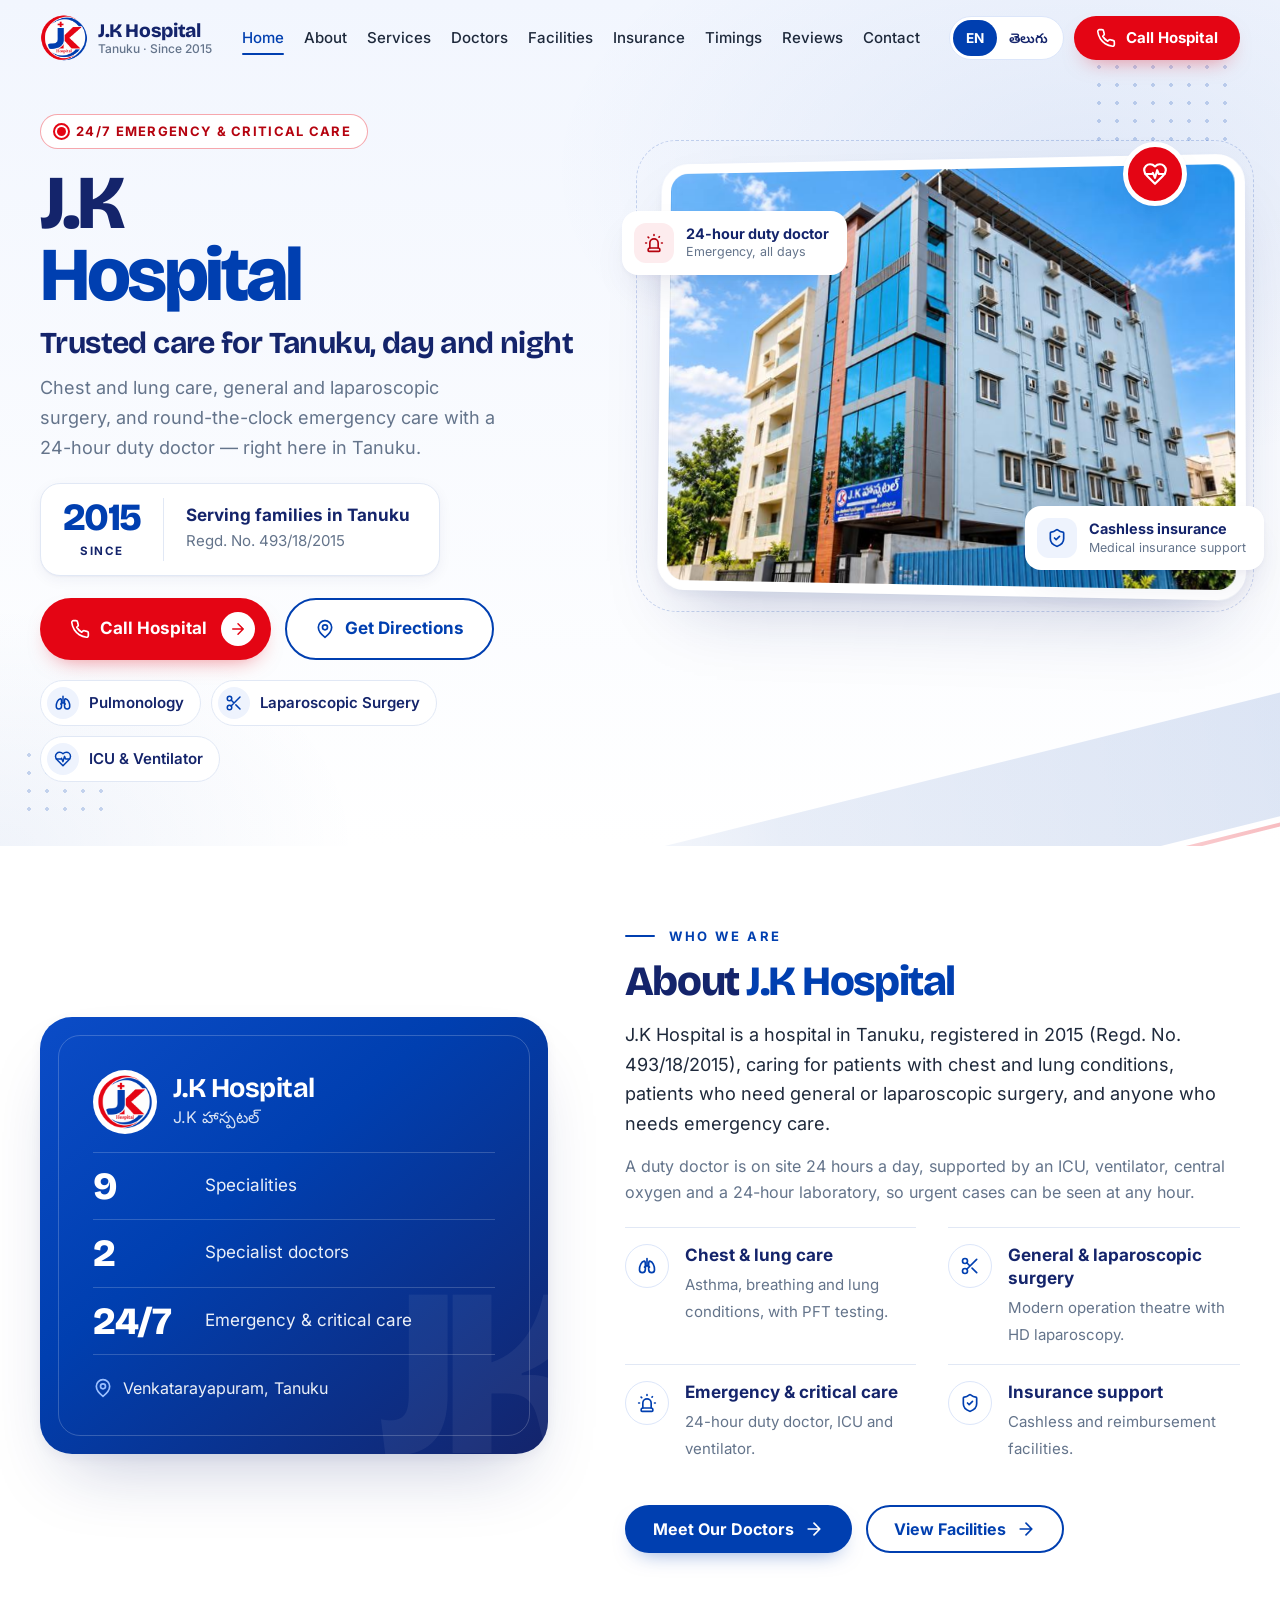
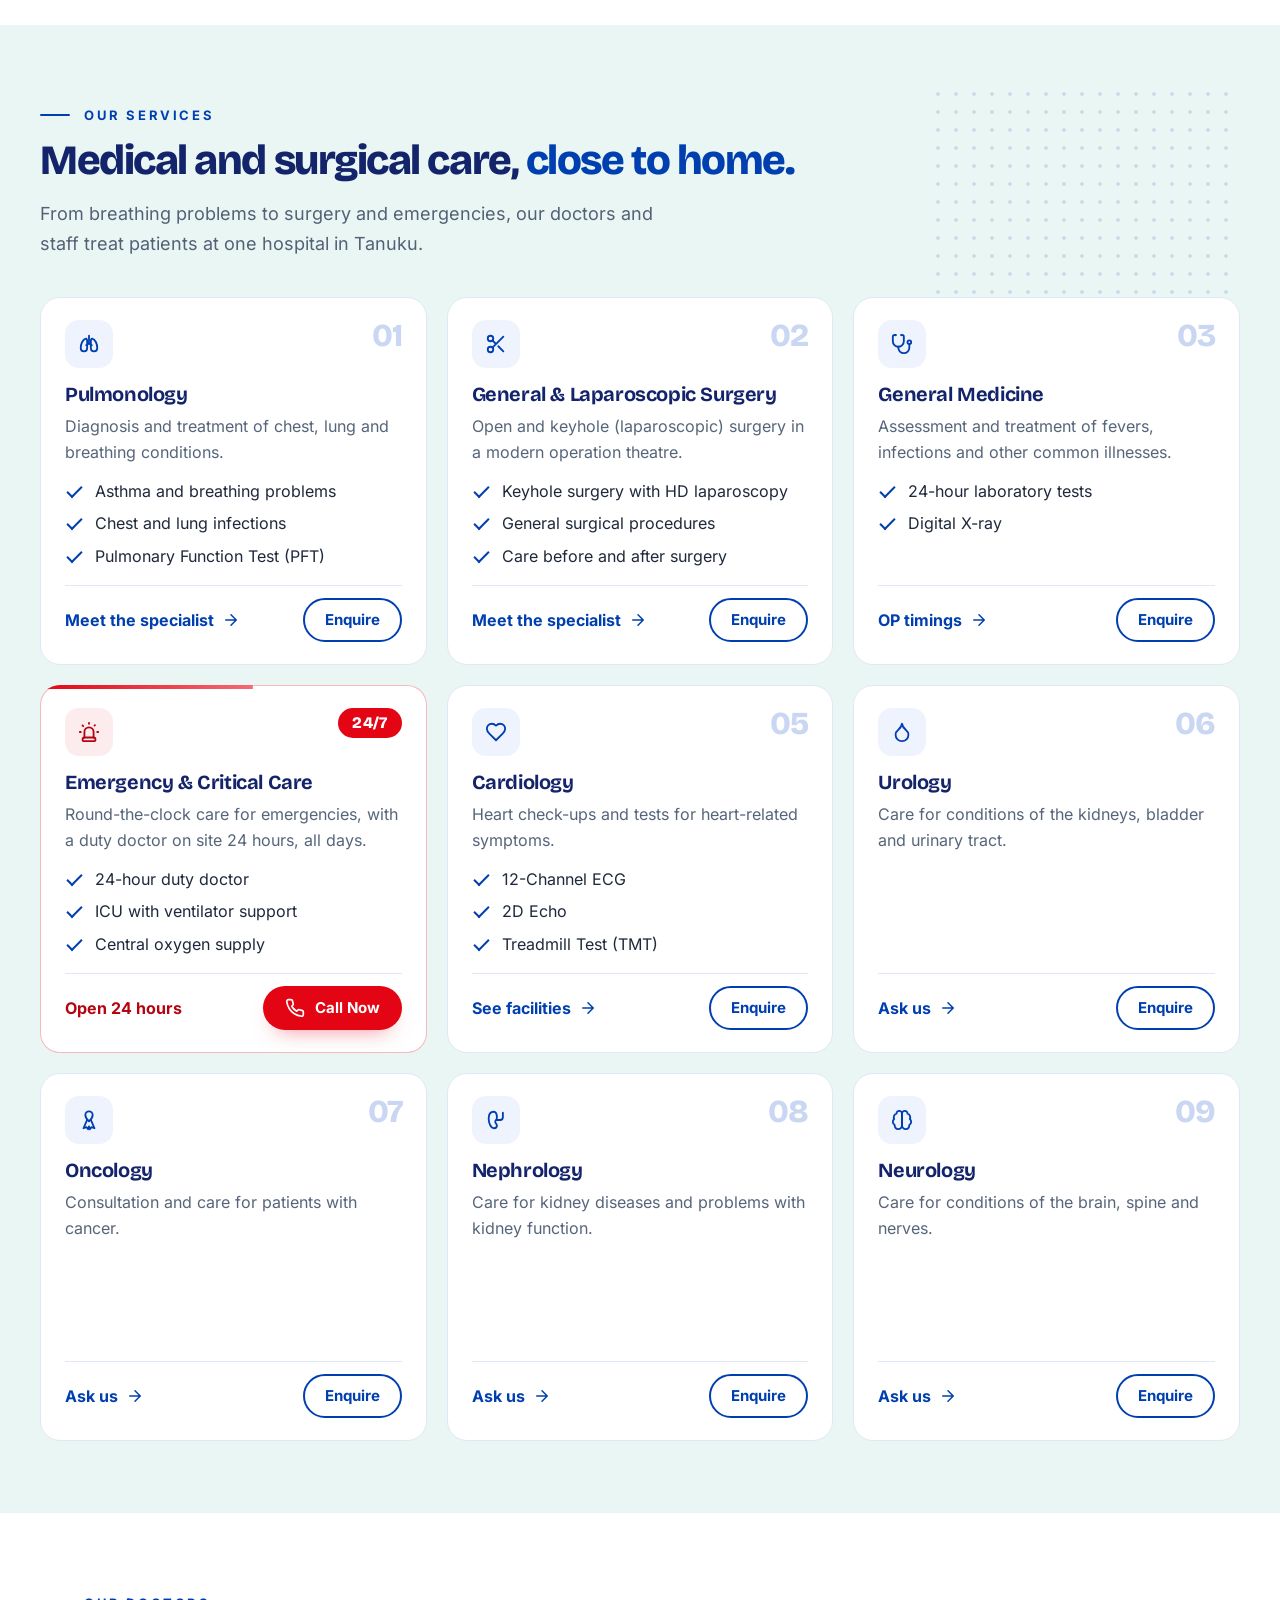
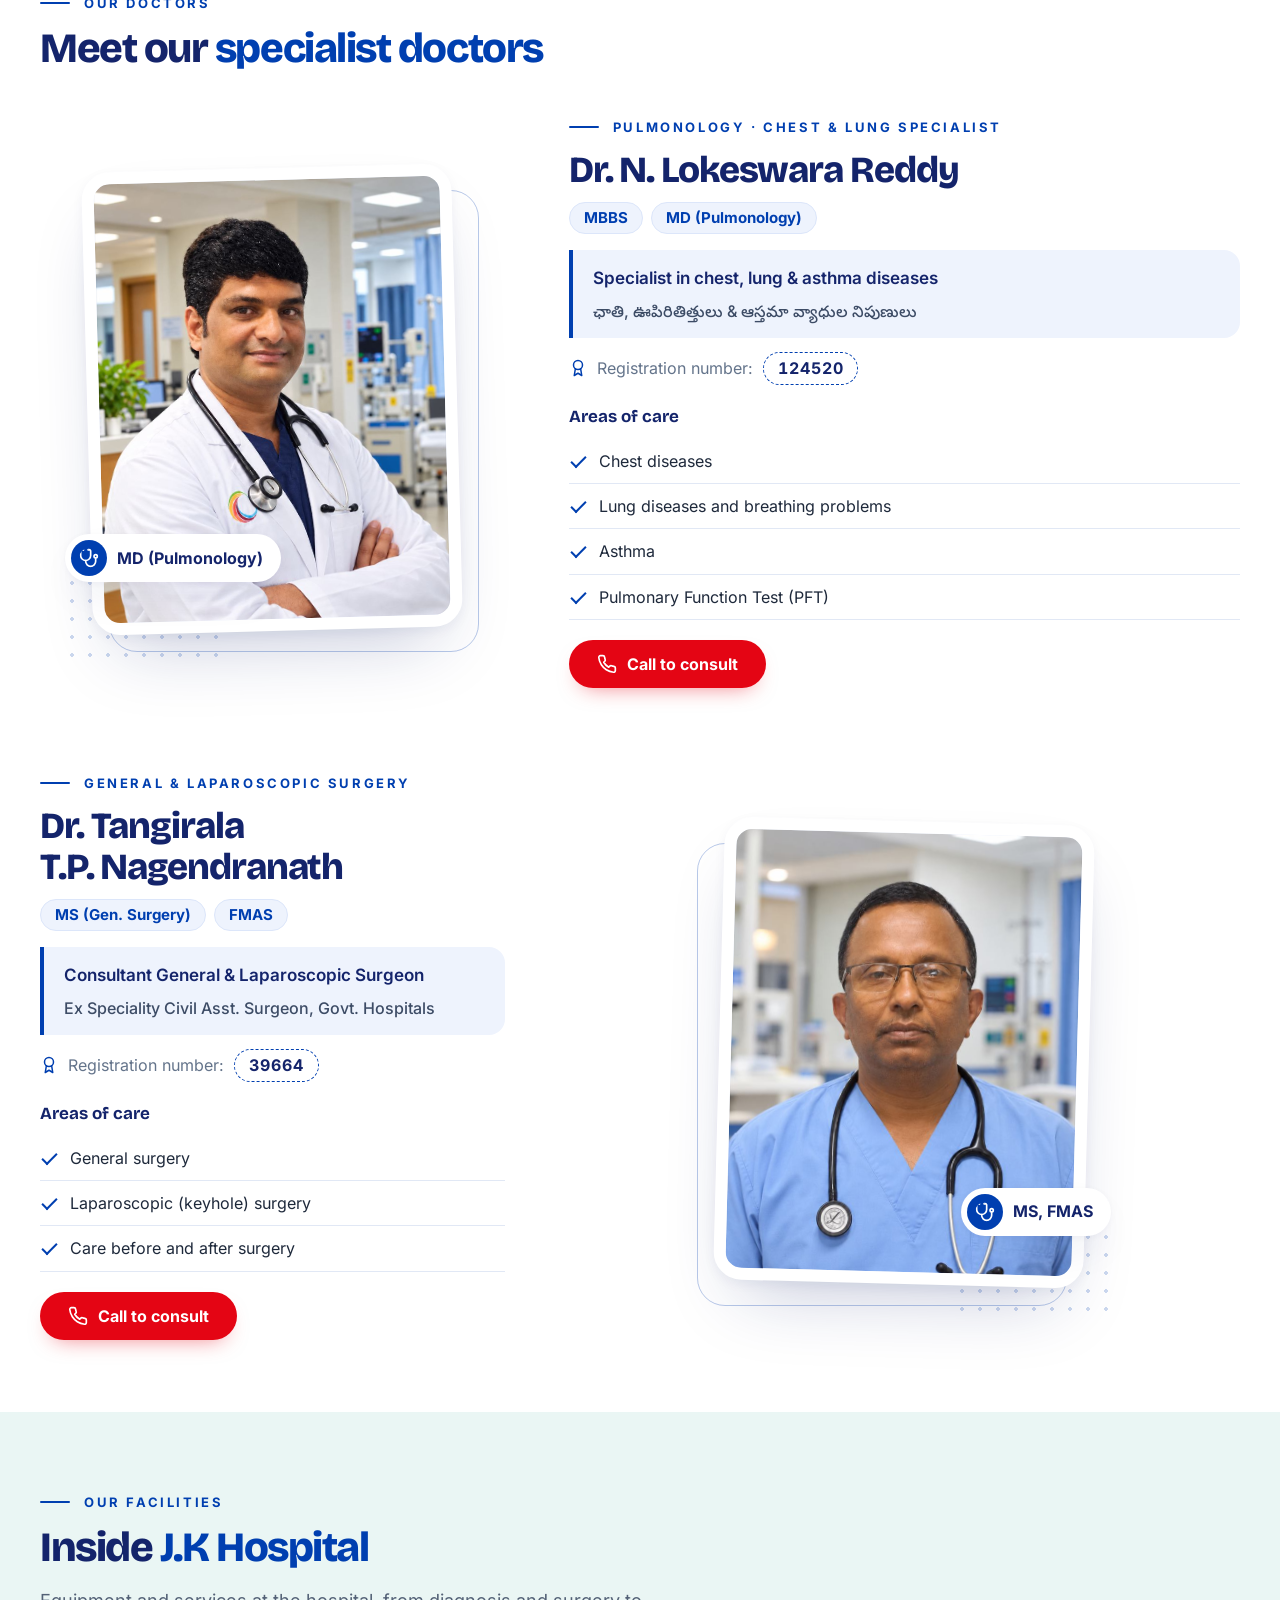
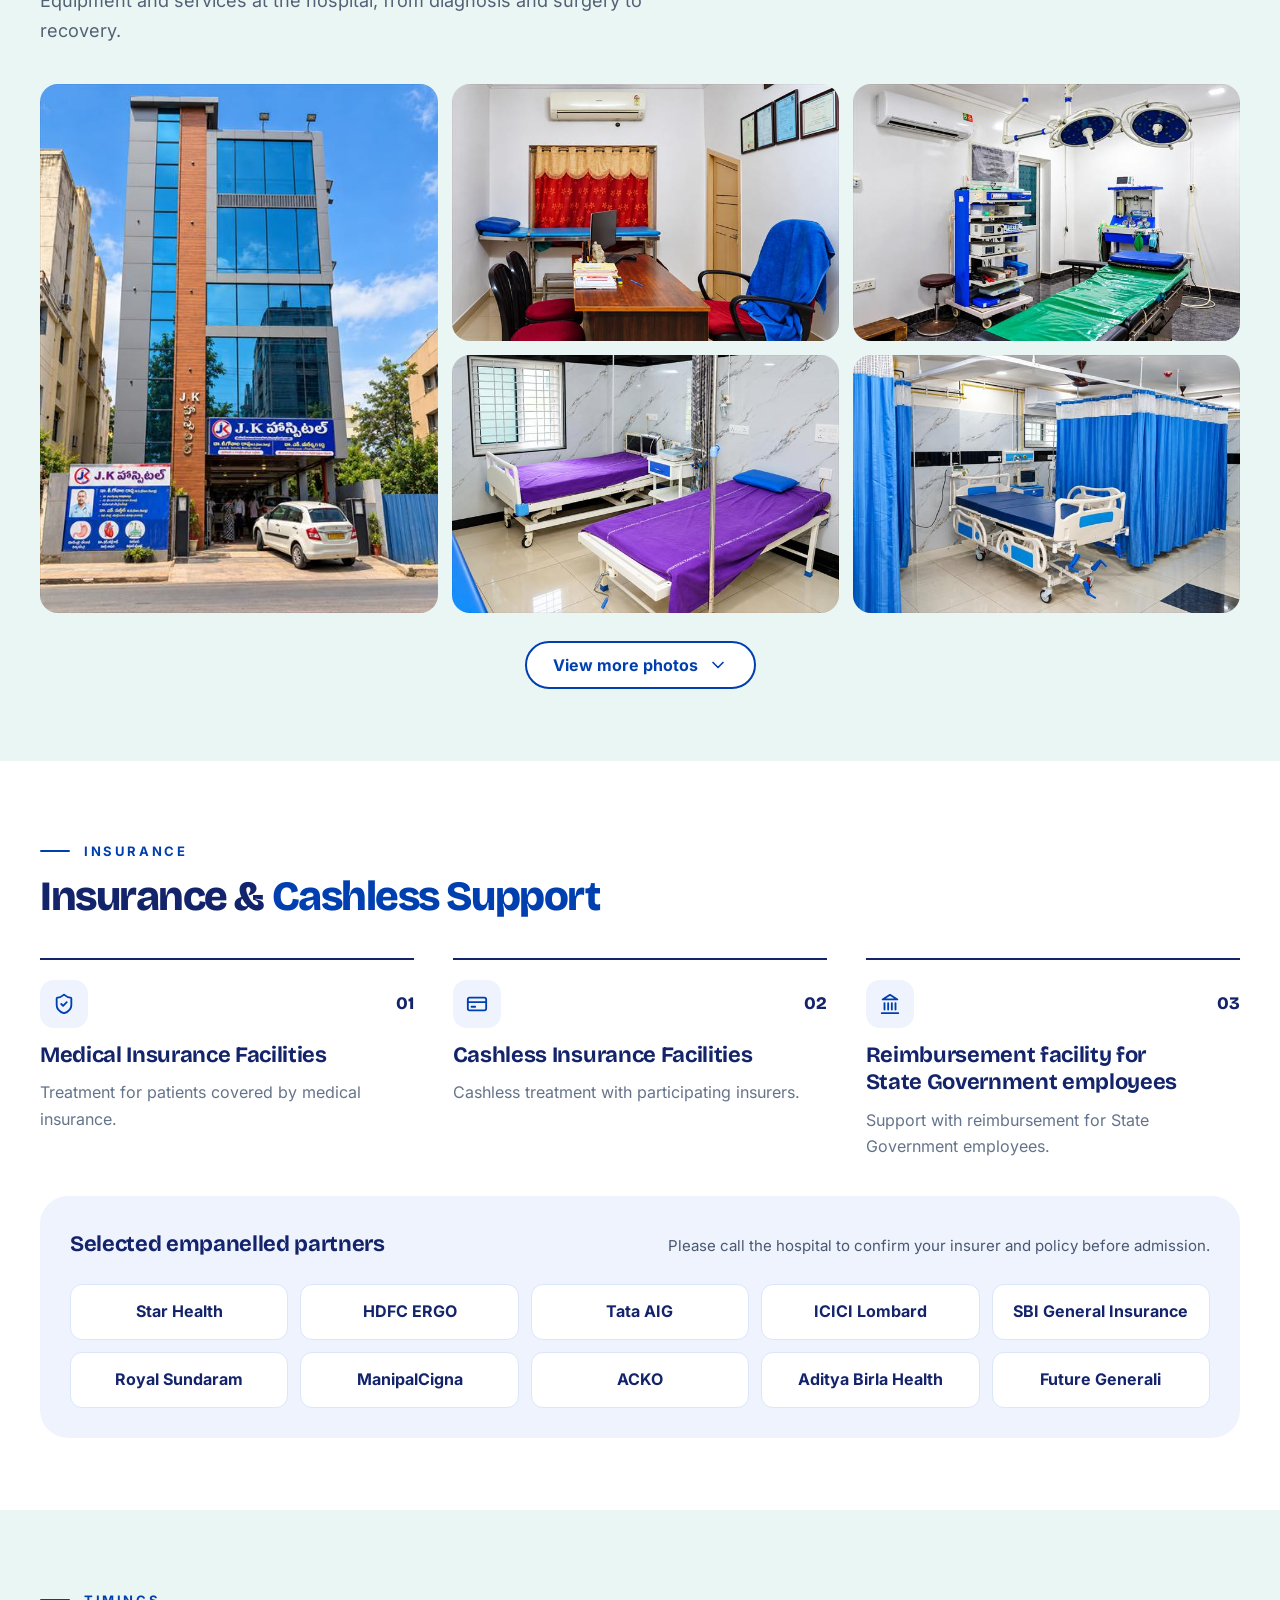
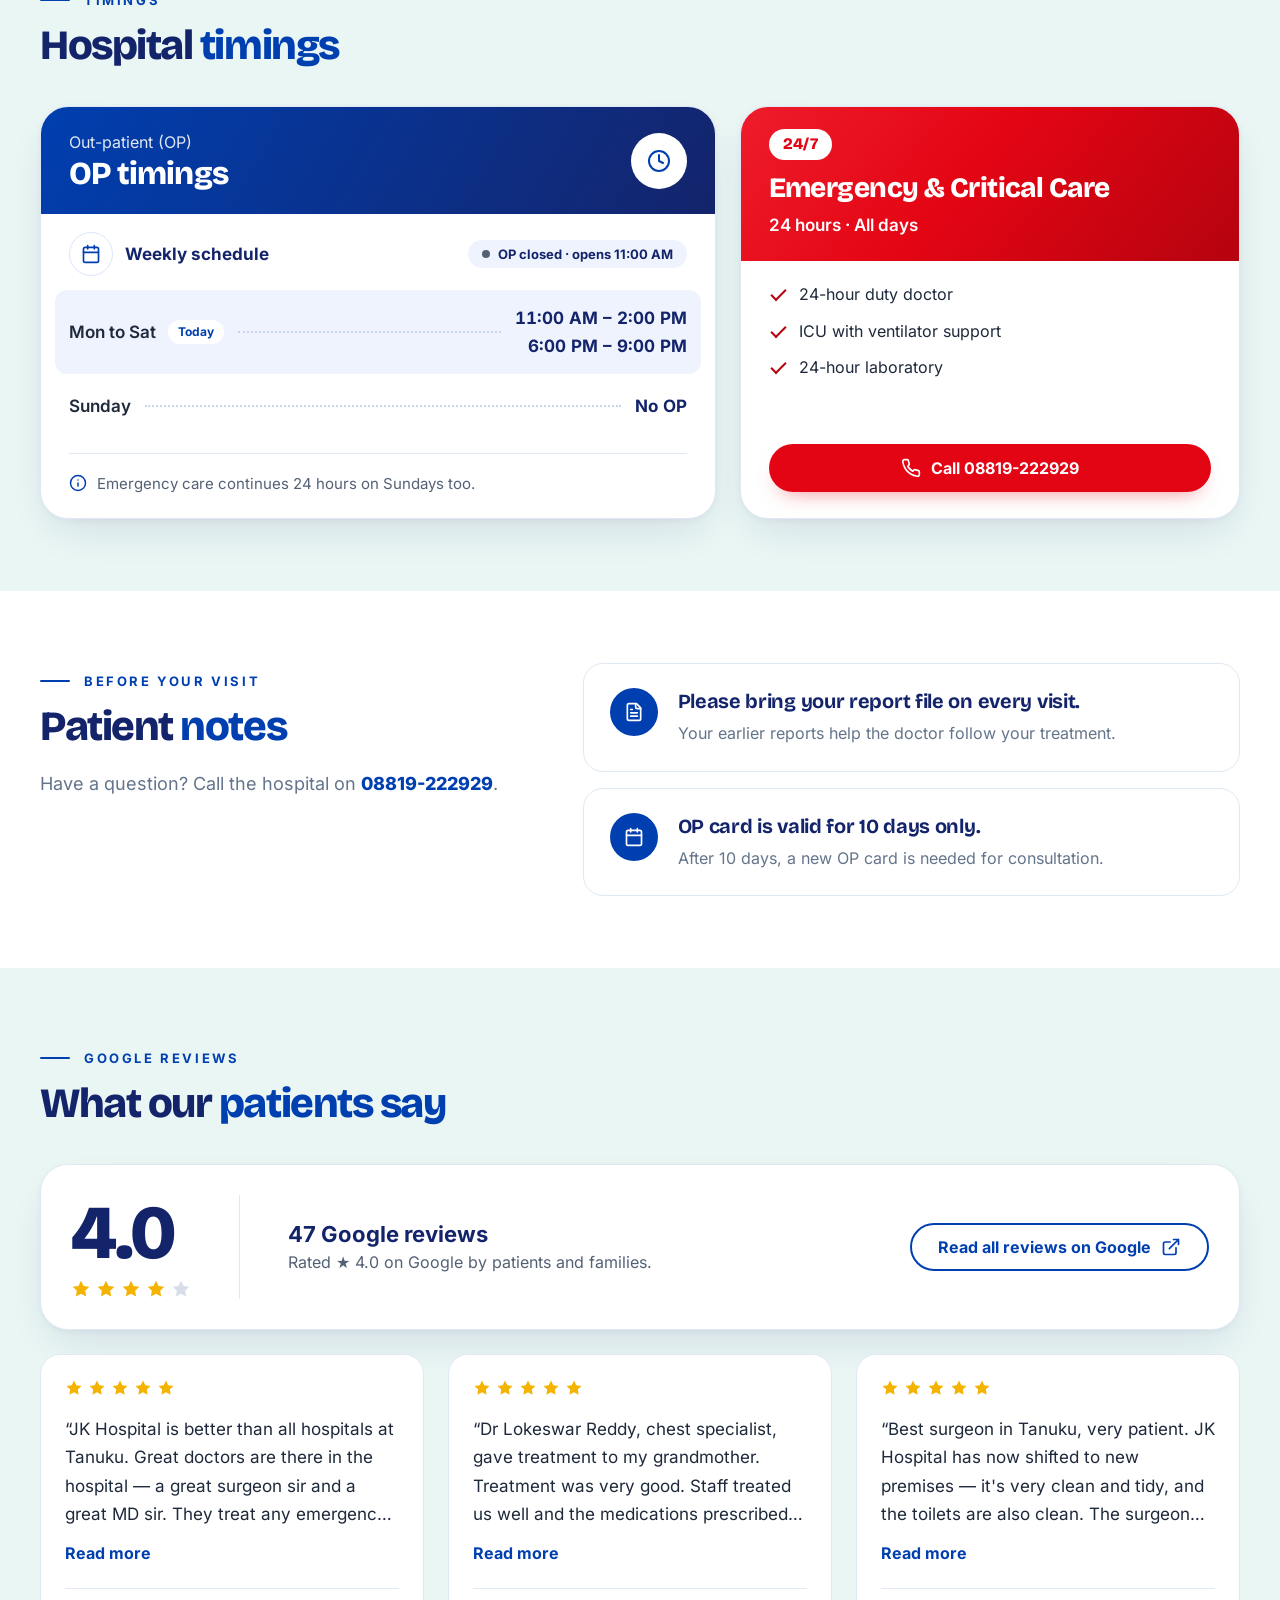
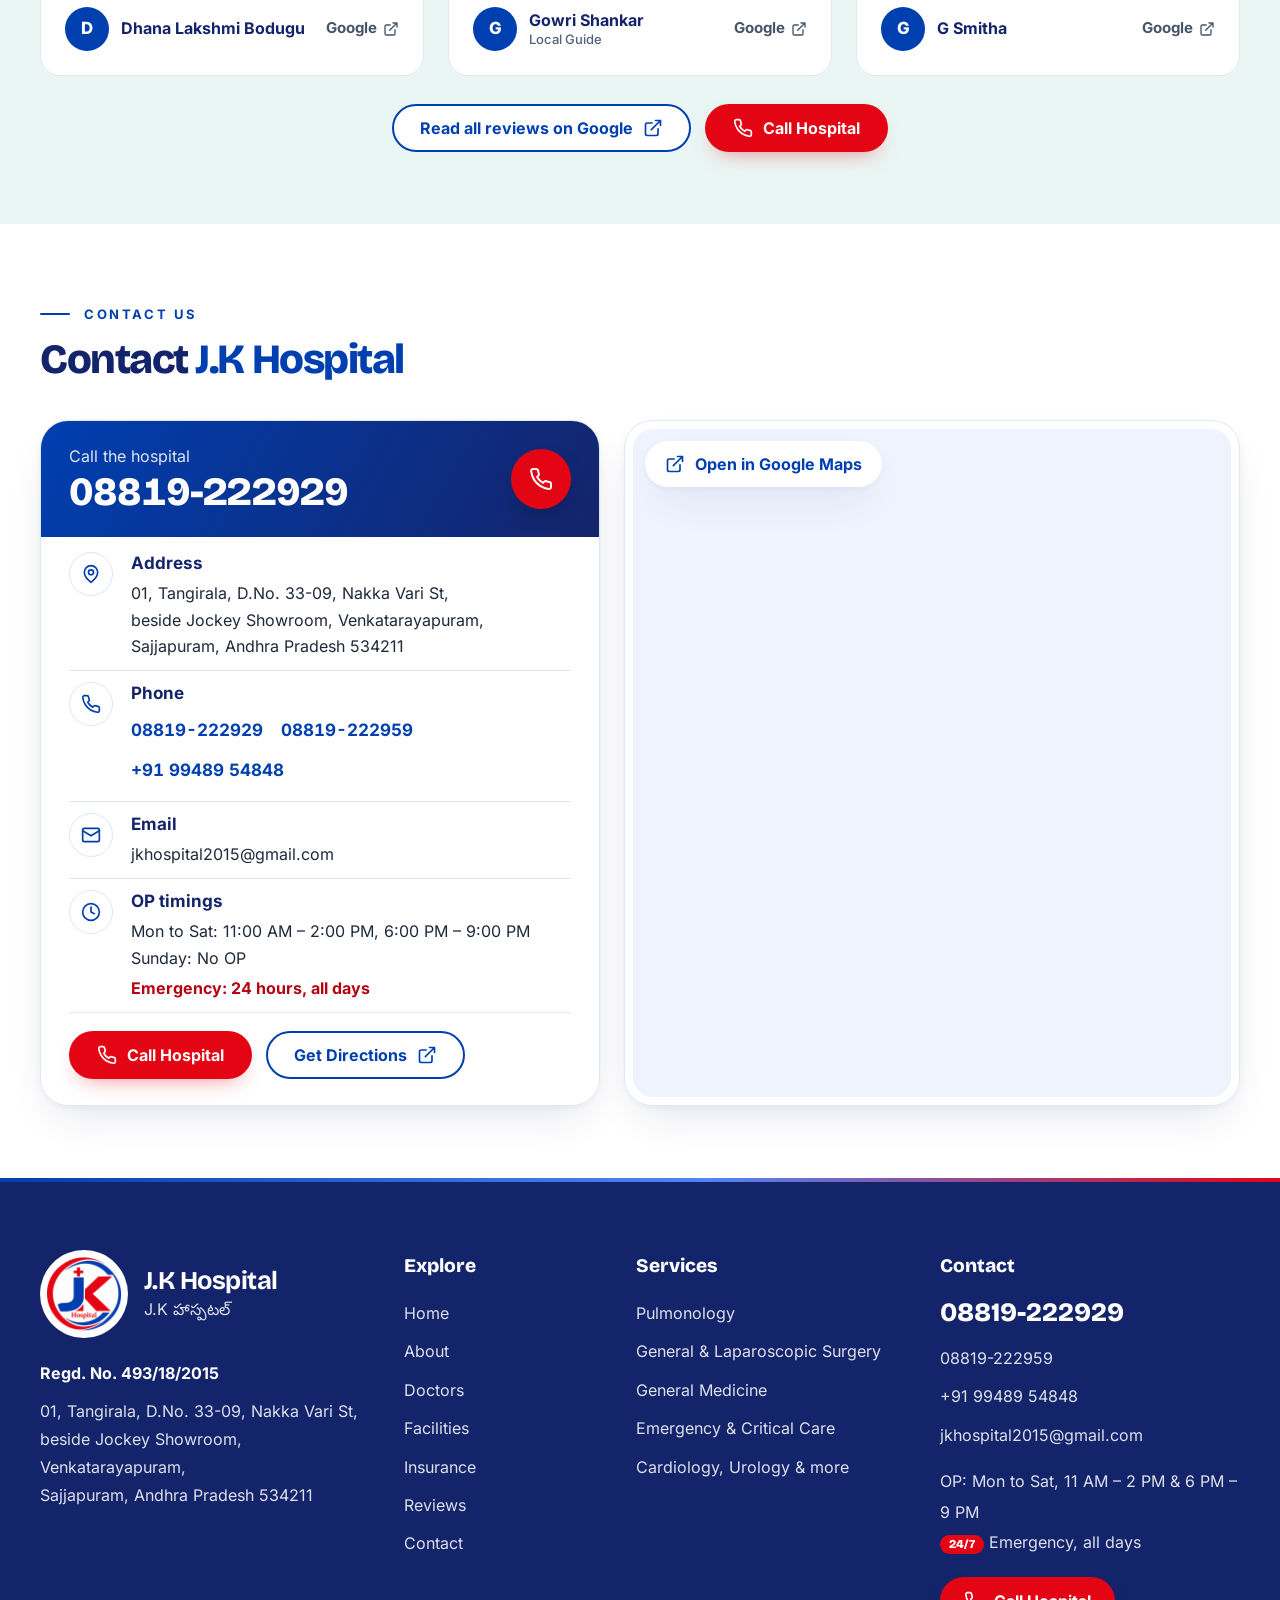
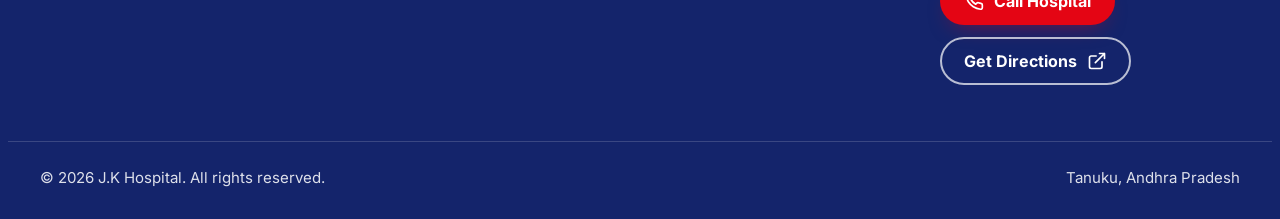
<file: public/index.html>
<!doctype html>
<html lang="en">
<head>
  <meta charset="utf-8">
  <meta name="viewport" content="width=device-width, initial-scale=1, viewport-fit=cover">
  <title>J.K Hospital Tanuku | 24/7 Emergency, Chest Care &amp; Laparoscopic Surgery</title>
  <meta name="description" content="J.K Hospital, Tanuku (Regd. No. 493/18/2015): 24-hour emergency and critical care, chest and lung specialist, general and laparoscopic surgery, ICU, 24-hour lab and cashless insurance. Call 08819-222929.">
  <meta name="theme-color" content="#003FB0">
  <meta name="format-detection" content="telephone=no">

  <meta property="og:type" content="website">
  <meta property="og:title" content="J.K Hospital Tanuku">
  <meta property="og:description" content="24-hour emergency and critical care, chest and lung care, and general and laparoscopic surgery in Tanuku, Andhra Pradesh.">
  <meta property="og:image" content="images/hero-building.jpg">
  <meta property="og:locale" content="en_IN">
  <meta property="og:locale:alternate" content="te_IN">

  <link rel="icon" type="image/png" href="favicon.png">
  <link rel="apple-touch-icon" href="apple-touch-icon.png">
  <link rel="manifest" href="manifest.webmanifest">

  <link rel="preload" href="fonts/inter-latin.woff2" as="font" type="font/woff2" crossorigin>
  <link rel="preload" href="fonts/bricolage-grotesque-latin.woff2" as="font" type="font/woff2" crossorigin>
  <link rel="preload" as="image" href="images/hero-building.jpg" imagesrcset="images/hero-building-720.jpg 720w, images/hero-building.jpg 1280w" imagesizes="(max-width: 960px) 92vw, 620px" fetchpriority="high">
  <link rel="stylesheet" href="css/styles.css">
  <script>document.documentElement.classList.add("js");try{if(localStorage.getItem("jk-lang")==="te")document.documentElement.lang="te"}catch(e){}</script>

  <script type="application/ld+json">
  {
    "@context": "https://schema.org",
    "@type": "Hospital",
    "name": "J.K Hospital",
    "alternateName": ["J.K హాస్పటల్", "JK Hospital Tanuku"],
    "description": "Hospital in Tanuku offering 24-hour emergency and critical care, pulmonology, general and laparoscopic surgery, general medicine, cardiology, urology, oncology, nephrology and neurology.",
    "foundingDate": "2015",
    "image": "images/hero-building.jpg",
    "logo": "images/logo.png",
    "email": "jkhospital2015@gmail.com",
    "telephone": ["+91-8819-222929", "+91-8819-222959", "+91-99489-54848"],
    "address": {
      "@type": "PostalAddress",
      "streetAddress": "01, Tangirala, D.No. 33-09, Nakka Vari St, beside Jockey Showroom, Venkatarayapuram, Sajjapuram",
      "addressLocality": "Tanuku",
      "addressRegion": "Andhra Pradesh",
      "postalCode": "534211",
      "addressCountry": "IN"
    },
    "geo": { "@type": "GeoCoordinates", "latitude": 16.7542572, "longitude": 81.6852488 },
    "hasMap": "https://www.google.com/maps/place/J.K+HOSPITAL/@16.7542623,81.6826739,1050m/data=!3m2!1e3!4b1!4m6!3m5!1s0x3a37b7fa1d794f07:0x938ef738e8fde3ef!8m2!3d16.7542572!4d81.6852488!16s%2Fg%2F11c5xlc157",
    "openingHoursSpecification": [
      { "@type": "OpeningHoursSpecification", "name": "Out-patient (OP)", "dayOfWeek": ["Monday", "Tuesday", "Wednesday", "Thursday", "Friday", "Saturday"], "opens": "11:00", "closes": "14:00" },
      { "@type": "OpeningHoursSpecification", "name": "Out-patient (OP)", "dayOfWeek": ["Monday", "Tuesday", "Wednesday", "Thursday", "Friday", "Saturday"], "opens": "18:00", "closes": "21:00" }
    ],
    "availableService": [
      { "@type": "MedicalProcedure", "name": "Emergency & Critical Care (24 hours, all days)" },
      { "@type": "MedicalProcedure", "name": "General & Laparoscopic Surgery" }
    ],
    "medicalSpecialty": ["Pulmonary", "Surgical", "Emergency", "Cardiovascular", "Urologic", "Oncologic", "Renal", "Neurologic"],
    "paymentAccepted": "Cash, Medical insurance, Cashless insurance",
    "aggregateRating": { "@type": "AggregateRating", "ratingValue": "4.0", "reviewCount": "47", "bestRating": "5" },
    "employee": [
      { "@type": "Physician", "name": "Dr. N. Lokeswara Reddy", "description": "MBBS, MD (Pulmonology). Specialist in chest, lung and asthma diseases. Reg. No. 124520", "medicalSpecialty": "Pulmonary" },
      { "@type": "Physician", "name": "Dr. Tangirala T.P. Nagendranath", "description": "MS (Gen. Surgery), FMAS. Consultant General & Laparoscopic Surgeon. Reg. No. 39664", "medicalSpecialty": "Surgical" }
    ]
  }
  </script>
</head>
<body>
  <!-- Icon sprite -->
  <svg width="0" height="0" style="position:absolute" aria-hidden="true">
    <symbol id="i-phone" viewBox="0 0 24 24"><path d="M22 16.92v3a2 2 0 0 1-2.18 2 19.79 19.79 0 0 1-8.63-3.07 19.5 19.5 0 0 1-6-6 19.79 19.79 0 0 1-3.07-8.67A2 2 0 0 1 4.11 2h3a2 2 0 0 1 2 1.72c.13.96.36 1.9.7 2.81a2 2 0 0 1-.45 2.11L8.09 9.91a16 16 0 0 0 6 6l1.27-1.27a2 2 0 0 1 2.11-.45c.91.34 1.85.57 2.81.7A2 2 0 0 1 22 16.92z"/></symbol>
    <symbol id="i-pin" viewBox="0 0 24 24"><path d="M20 10c0 6-8 12-8 12S4 16 4 10a8 8 0 0 1 16 0Z"/><circle cx="12" cy="10" r="3"/></symbol>
    <symbol id="i-clock" viewBox="0 0 24 24"><circle cx="12" cy="12" r="10"/><path d="M12 6v6l4 2"/></symbol>
    <symbol id="i-mail" viewBox="0 0 24 24"><rect x="2" y="4" width="20" height="16" rx="2"/><path d="m22 7-10 6L2 7"/></symbol>
    <symbol id="i-arrow" viewBox="0 0 24 24"><path d="M5 12h14M12 5l7 7-7 7"/></symbol>
    <symbol id="i-external" viewBox="0 0 24 24"><path d="M15 3h6v6M10 14 21 3M18 13v6a2 2 0 0 1-2 2H5a2 2 0 0 1-2-2V8a2 2 0 0 1 2-2h6"/></symbol>
    <symbol id="i-heartpulse" viewBox="0 0 24 24"><path d="M19 14c1.49-1.46 3-3.21 3-5.5A5.5 5.5 0 0 0 16.5 3c-1.76 0-3 .5-4.5 2-1.5-1.5-2.74-2-4.5-2A5.5 5.5 0 0 0 2 8.5c0 2.3 1.5 4.05 3 5.5l7 7Z"/><path d="M3.22 12H9.5l.5-1 2 4.5 2-7 1.5 3.5h5.27"/></symbol>
    <symbol id="i-lungs" viewBox="0 0 24 24"><path d="M12 3v8m0 0c-.8 1.4-2 2-3 2.3M12 11c.8 1.4 2 2 3 2.3"/><path d="M8.6 6.2C5.2 6.9 3 11.8 3 16.4 3 19 4.4 20 6.4 20 8.6 20 10 18.8 10 16V9.4c0-1.8-.4-3.4-1.4-3.2Z"/><path d="M15.4 6.2c3.4.7 5.6 5.6 5.6 10.2 0 2.6-1.4 3.6-3.4 3.6-2.2 0-3.6-1.2-3.6-4V9.4c0-1.8.4-3.4 1.4-3.2Z"/></symbol>
    <symbol id="i-scissors" viewBox="0 0 24 24"><circle cx="6" cy="6" r="3"/><circle cx="6" cy="18" r="3"/><path d="M20 4 8.12 15.88M14.47 14.48 20 20M8.12 8.12 12 12"/></symbol>
    <symbol id="i-stetho" viewBox="0 0 24 24"><path d="M4.8 2.3A.3.3 0 1 0 5 2H4a2 2 0 0 0-2 2v5a6 6 0 0 0 6 6 6 6 0 0 0 6-6V4a2 2 0 0 0-2-2h-1a.2.2 0 1 0 .3.3"/><path d="M8 15v1a6 6 0 0 0 6 6 6 6 0 0 0 6-6v-4"/><circle cx="20" cy="10" r="2"/></symbol>
    <symbol id="i-siren" viewBox="0 0 24 24"><path d="M7 18v-6a5 5 0 1 1 10 0v6"/><path d="M5 21a1 1 0 0 0 1 1h12a1 1 0 0 0 1-1v-1a2 2 0 0 0-2-2H7a2 2 0 0 0-2 2Z"/><path d="M21 12h1M18.5 4.5 18 5M2 12h1M12 2v1M4.93 4.93l.71.71"/></symbol>
    <symbol id="i-heart" viewBox="0 0 24 24"><path d="M19 14c1.49-1.46 3-3.21 3-5.5A5.5 5.5 0 0 0 16.5 3c-1.76 0-3 .5-4.5 2-1.5-1.5-2.74-2-4.5-2A5.5 5.5 0 0 0 2 8.5c0 2.3 1.5 4.05 3 5.5l7 7Z"/></symbol>
    <symbol id="i-activity" viewBox="0 0 24 24"><path d="M22 12h-4l-3 9L9 3l-3 9H2"/></symbol>
    <symbol id="i-droplet" viewBox="0 0 24 24"><path d="M12 22a7 7 0 0 0 7-7c0-2-1-3.9-3-5.5s-3.5-4-4-6.5c-.5 2.5-2 4.9-4 6.5S5 13 5 15a7 7 0 0 0 7 7Z"/></symbol>
    <symbol id="i-ribbon" viewBox="0 0 24 24"><path d="M12 13.5S8 9.8 8 6.5a4 4 0 0 1 8 0c0 3.3-4 7-4 7Z"/><path d="M10.2 11.4 6 21l3.2-1.2L11 22l1-3M13.8 11.4 18 21l-3.2-1.2L13 22l-1-3"/></symbol>
    <symbol id="i-kidney" viewBox="0 0 24 24"><path d="M9.5 3C6 3 4 6.2 4 10.5S6 21 10 21c2.2 0 3-1.6 3-3 0-1.6-1.8-2.4-1.8-4.2 0-1.5 1.8-2 1.8-4.3C13 6 12.2 3 9.5 3Z"/><path d="M13 12h3.5a3 3 0 0 0 3-3V4"/></symbol>
    <symbol id="i-brain" viewBox="0 0 24 24"><path d="M12 5a3 3 0 1 0-6 .13 4 4 0 0 0-2.52 5.77 4 4 0 0 0 .55 6.59A4 4 0 1 0 12 18Z"/><path d="M12 5a3 3 0 1 1 6 .13 4 4 0 0 1 2.52 5.77 4 4 0 0 1-.55 6.59A4 4 0 1 1 12 18Z"/><path d="M12 5v13"/></symbol>
    <symbol id="i-shield" viewBox="0 0 24 24"><path d="M20 13c0 5-3.5 7.5-7.66 8.95a1 1 0 0 1-.67-.01C7.5 20.5 4 18 4 13V6a1 1 0 0 1 1-1c2 0 4.5-1.2 6.24-2.72a1.17 1.17 0 0 1 1.52 0C14.51 3.81 17 5 19 5a1 1 0 0 1 1 1Z"/><path d="m9 12 2 2 4-4"/></symbol>
    <symbol id="i-check" viewBox="0 0 24 24"><path d="M20 6 9 17l-5-5"/></symbol>
    <symbol id="i-star" viewBox="0 0 24 24"><path d="M12 2l3.09 6.26L22 9.27l-5 4.87 1.18 6.88L12 17.77l-6.18 3.25L7 14.14 2 9.27l6.91-1.01z"/></symbol>
    <symbol id="i-chevron" viewBox="0 0 24 24"><path d="m6 9 6 6 6-6"/></symbol>
    <symbol id="i-expand" viewBox="0 0 24 24"><path d="M8 3H5a2 2 0 0 0-2 2v3M21 8V5a2 2 0 0 0-2-2h-3M3 16v3a2 2 0 0 0 2 2h3M16 21h3a2 2 0 0 0 2-2v-3"/></symbol>
    <symbol id="i-bed" viewBox="0 0 24 24"><path d="M2 4v16M2 8h18a2 2 0 0 1 2 2v10M2 17h20M6 8v9"/></symbol>
    <symbol id="i-flask" viewBox="0 0 24 24"><path d="M10 2v7.31L4.2 19A2 2 0 0 0 6 22h12a2 2 0 0 0 1.8-3L14 9.31V2M8.5 2h7M7 16h10"/></symbol>
    <symbol id="i-scan" viewBox="0 0 24 24"><path d="M3 7V5a2 2 0 0 1 2-2h2M17 3h2a2 2 0 0 1 2 2v2M21 17v2a2 2 0 0 1-2 2h-2M7 21H5a2 2 0 0 1-2-2v-2"/><path d="M12 7v10M9 9h6M8.5 12h7M9 15h6"/></symbol>
    <symbol id="i-pill" viewBox="0 0 24 24"><path d="m10.5 20.5 10-10a4.95 4.95 0 1 0-7-7l-10 10a4.95 4.95 0 1 0 7 7ZM8.5 8.5l7 7"/></symbol>
    <symbol id="i-wind" viewBox="0 0 24 24"><path d="M17.7 7.7a2.5 2.5 0 1 1 1.8 4.3H2M9.6 4.6A2 2 0 1 1 11 8H2M12.6 19.4A2 2 0 1 0 14 16H2"/></symbol>
    <symbol id="i-monitor" viewBox="0 0 24 24"><rect x="2" y="3" width="20" height="14" rx="2"/><path d="M8 21h8M12 17v4M6 10h3l1.5-3 3 6 1.5-3h3"/></symbol>
    <symbol id="i-ambulance" viewBox="0 0 24 24"><path d="M10 10H6M8 8v4M14 18V6a2 2 0 0 0-2-2H4a2 2 0 0 0-2 2v11a1 1 0 0 0 1 1h2M19 18h2a1 1 0 0 0 1-1v-3.65a1 1 0 0 0-.22-.62L18.3 9.38a1 1 0 0 0-.78-.38H14M15 18H9"/><circle cx="17" cy="18" r="2"/><circle cx="7" cy="18" r="2"/></symbol>
    <symbol id="i-snow" viewBox="0 0 24 24"><path d="M12 2v20M4.93 4.93l14.14 14.14M2 12h20M4.93 19.07 19.07 4.93"/><path d="m9 4 3 2 3-2M9 20l3-2 3 2M4 9l2 3-2 3M20 9l-2 3 2 3"/></symbol>
    <symbol id="i-footprints" viewBox="0 0 24 24"><path d="M4 16v-2.38C4 11.5 2.97 10.5 3 8c.03-2.72 1.49-6 4.5-6C9.37 2 10 3.8 10 5.5c0 3.11-2 5.66-2 8.68V16a2 2 0 1 1-4 0ZM20 20v-2.38c0-2.12 1.03-3.12 1-5.62-.03-2.72-1.49-6-4.5-6C14.63 6 14 7.8 14 9.5c0 3.11 2 5.66 2 8.68V20a2 2 0 1 0 4 0ZM16 17h4M4 13h4"/></symbol>
    <symbol id="i-video" viewBox="0 0 24 24"><path d="m16 13 5.22 3.48a.5.5 0 0 0 .78-.42V7.87a.5.5 0 0 0-.75-.43L16 10.5"/><rect x="2" y="6" width="14" height="12" rx="2"/></symbol>
    <symbol id="i-plusbox" viewBox="0 0 24 24"><rect x="3" y="3" width="18" height="18" rx="2"/><path d="M8 12h8M12 8v8"/></symbol>
    <symbol id="i-user" viewBox="0 0 24 24"><circle cx="12" cy="8" r="5"/><path d="M20 21a8 8 0 0 0-16 0"/></symbol>
    <symbol id="i-users" viewBox="0 0 24 24"><path d="M16 21v-2a4 4 0 0 0-4-4H6a4 4 0 0 0-4 4v2"/><circle cx="9" cy="7" r="4"/><path d="M22 21v-2a4 4 0 0 0-3-3.87M16 3.13a4 4 0 0 1 0 7.75"/></symbol>
    <symbol id="i-file" viewBox="0 0 24 24"><path d="M15 2H6a2 2 0 0 0-2 2v16a2 2 0 0 0 2 2h12a2 2 0 0 0 2-2V7Z"/><path d="M14 2v4a2 2 0 0 0 2 2h4M10 9H8M16 13H8M16 17H8"/></symbol>
    <symbol id="i-calendar" viewBox="0 0 24 24"><rect x="3" y="4" width="18" height="18" rx="2"/><path d="M16 2v4M8 2v4M3 10h18"/></symbol>
    <symbol id="i-award" viewBox="0 0 24 24"><circle cx="12" cy="8" r="6"/><path d="M15.48 12.89 17 22l-5-3-5 3 1.52-9.11"/></symbol>
    <symbol id="i-menu" viewBox="0 0 24 24"><path d="M4 6h16M4 12h16M4 18h16"/></symbol>
    <symbol id="i-x" viewBox="0 0 24 24"><path d="M18 6 6 18M6 6l12 12"/></symbol>
    <symbol id="i-wallet" viewBox="0 0 24 24"><path d="M19 7V4a1 1 0 0 0-1-1H5a2 2 0 0 0 0 4h15a1 1 0 0 1 1 1v4h-3a2 2 0 0 0 0 4h3a1 1 0 0 0 1-1v-2a1 1 0 0 0-1-1"/><path d="M3 5v14a2 2 0 0 0 2 2h15a1 1 0 0 0 1-1v-4"/></symbol>
    <symbol id="i-card" viewBox="0 0 24 24"><rect x="2" y="5" width="20" height="14" rx="2"/><path d="M2 10h20M6 15h4"/></symbol>
    <symbol id="i-landmark" viewBox="0 0 24 24"><path d="M3 22h18M6 18v-7M10 18v-7M14 18v-7M18 18v-7M12 2l8 5H4Z"/></symbol>
    <symbol id="i-info" viewBox="0 0 24 24"><circle cx="12" cy="12" r="10"/><path d="M12 16v-4M12 8h.01"/></symbol>
    <symbol id="i-building" viewBox="0 0 24 24"><path d="M6 22V4a2 2 0 0 1 2-2h8a2 2 0 0 1 2 2v18Z"/><path d="M6 12H4a2 2 0 0 0-2 2v6a2 2 0 0 0 2 2h2M18 9h2a2 2 0 0 1 2 2v9a2 2 0 0 1-2 2h-2M10 6h4M10 10h4M10 14h4M10 18h4"/></symbol>
  </svg>

  <div class="top-sentinel" aria-hidden="true"></div>
  <a class="skip-link" href="#main" data-i18n="skip">Skip to content</a>

  <!-- ============ HEADER ============ -->
  <header class="site-header">
    <div class="container header-inner">
      <a class="brand" href="#top">
        <img src="images/logo.png" alt="" width="48" height="48">
        <span class="brand-text">
          <span class="brand-name">J.K Hospital</span>
          <span class="brand-sub" data-i18n="brandSub">Tanuku · Since 2015</span>
        </span>
      </a>

      <nav class="main-nav" id="main-nav" aria-label="Main">
        <a href="#top" data-i18n="nav.home">Home</a>
        <a href="#about" data-i18n="nav.about">About</a>
        <a href="#services" data-i18n="nav.services">Services</a>
        <a href="#doctors" data-i18n="nav.doctors">Doctors</a>
        <a href="#facilities" data-i18n="nav.facilities">Facilities</a>
        <a href="#insurance" data-i18n="nav.insurance">Insurance</a>
        <a href="#timings" data-i18n="nav.timings">Timings</a>
        <a href="#reviews" data-i18n="nav.reviews">Reviews</a>
        <a href="#contact" data-i18n="nav.contact">Contact</a>
      </nav>

      <div class="header-actions">
        <div class="lang-toggle" role="group" aria-label="Language">
          <button type="button" data-lang="en" aria-pressed="true">EN</button>
          <button type="button" data-lang="te" aria-pressed="false" lang="te">తెలుగు</button>
        </div>
        <a class="btn btn-red btn-sm header-call" href="tel:+918819222929">
          <svg class="ic"><use href="#i-phone"/></svg><span data-i18n="callHospital">Call Hospital</span>
        </a>
        <button class="nav-toggle" type="button" aria-expanded="false" aria-controls="main-nav" aria-label="Open menu" data-i18n-aria="menu">
          <svg class="ic"><use href="#i-menu"/></svg>
        </button>
      </div>
    </div>
  </header>

  <div class="nav-backdrop" aria-hidden="true"></div>

  <main id="main">
    <!-- ============ HERO ============ -->
    <section class="hero" id="top" aria-labelledby="hero-title">
      <div class="hero-band" aria-hidden="true"></div>
      <div class="dots dots-tr" aria-hidden="true"></div>
      <div class="dots dots-bl" aria-hidden="true"></div>
      <div class="container hero-grid">
        <div class="hero-copy">
          <p class="pill-emergency hero-anim" style="--i:0"><span class="pulse-dot" aria-hidden="true"></span><span data-i18n="hero.badge">24/7 Emergency &amp; Critical Care</span></p>
          <h1 id="hero-title" class="hero-title hero-anim" style="--i:1">
            <span class="t1">J.K</span>
            <span class="t2" data-i18n="hero.hospital">Hospital</span>
          </h1>
          <p class="hero-sub hero-anim" style="--i:2" data-i18n="hero.sub">Trusted care for Tanuku, day and night</p>
          <p class="hero-desc hero-anim" style="--i:3" data-i18n="hero.desc">Chest and lung care, general and laparoscopic surgery, and round-the-clock emergency care with a 24-hour duty doctor — right here in Tanuku.</p>

          <div class="stat-card hero-anim" style="--i:4">
            <div class="stat-num"><small data-i18n="hero.since">Since</small><strong>2015</strong></div>
            <div class="stat-text">
              <strong data-i18n="hero.statTitle">Serving families in Tanuku</strong>
              <span data-i18n="hero.statSub">Regd. No. 493/18/2015</span>
            </div>
          </div>

          <div class="hero-ctas hero-anim" style="--i:5">
            <a class="btn btn-red btn-lg" href="tel:+918819222929">
              <svg class="ic"><use href="#i-phone"/></svg><span data-i18n="callHospital">Call Hospital</span>
              <span class="btn-arrow" aria-hidden="true"><svg class="ic"><use href="#i-arrow"/></svg></span>
            </a>
            <a class="btn btn-outline btn-lg" href="https://www.google.com/maps/place/J.K+HOSPITAL/@16.7542623,81.6826739,1050m/data=!3m2!1e3!4b1!4m6!3m5!1s0x3a37b7fa1d794f07:0x938ef738e8fde3ef!8m2!3d16.7542572!4d81.6852488!16s%2Fg%2F11c5xlc157" target="_blank" rel="noopener">
              <svg class="ic"><use href="#i-pin"/></svg><span data-i18n="getDirections">Get Directions</span>
            </a>
          </div>

          <ul class="hero-chips hero-anim" style="--i:6">
            <li><span class="chip-ic"><svg class="ic"><use href="#i-lungs"/></svg></span><span data-i18n="svc.pulmo">Pulmonology</span></li>
            <li><span class="chip-ic"><svg class="ic"><use href="#i-scissors"/></svg></span><span data-i18n="chip.lap">Laparoscopic Surgery</span></li>
            <li><span class="chip-ic"><svg class="ic"><use href="#i-heartpulse"/></svg></span><span data-i18n="chip.icu">ICU &amp; Ventilator</span></li>
          </ul>
        </div>

        <div class="hero-visual hero-anim hero-anim--visual" style="--i:2">
          <div class="hero-frame-outline" aria-hidden="true"></div>
          <div class="hero-photo">
            <img src="images/hero-building.jpg" srcset="images/hero-building-720.jpg 720w, images/hero-building.jpg 1280w" sizes="(max-width: 960px) 92vw, 620px" alt="J.K Hospital building in Tanuku" data-i18n-alt="alt.building" width="1280" height="947" fetchpriority="high">
          </div>
          <span class="hero-badge-round" aria-hidden="true"><svg class="ic"><use href="#i-heartpulse"/></svg></span>
          <div class="float-card fc-1">
            <span class="fc-ic red"><svg class="ic"><use href="#i-siren"/></svg></span>
            <span><strong data-i18n="hero.fc1a">24-hour duty doctor</strong><small data-i18n="hero.fc1b">Emergency, all days</small></span>
          </div>
          <div class="float-card fc-2">
            <span class="fc-ic"><svg class="ic"><use href="#i-shield"/></svg></span>
            <span><strong data-i18n="hero.fc2a">Cashless insurance</strong><small data-i18n="hero.fc2b">Medical insurance support</small></span>
          </div>
        </div>
      </div>
    </section>

    <!-- ============ ABOUT ============ -->
    <section class="section about" id="about" aria-labelledby="about-title">
      <div class="container about-grid">
        <div class="about-card reveal reveal--left">
          <div class="about-card-inner">
            <div class="about-card-head">
              <img src="images/logo.png" alt="" width="64" height="64" loading="lazy">
              <div>
                <strong>J.K Hospital</strong>
                <span lang="te">J.K హాస్పటల్</span>
              </div>
            </div>
            <dl class="about-stats">
              <div><dt>9</dt><dd data-i18n="about.s1">Specialities</dd></div>
              <div><dt>2</dt><dd data-i18n="about.s2">Specialist doctors</dd></div>
              <div><dt>24/7</dt><dd data-i18n="about.s3">Emergency &amp; critical care</dd></div>
            </dl>
            <p class="about-card-foot"><svg class="ic"><use href="#i-pin"/></svg><span data-i18n="about.place">Venkatarayapuram, Tanuku</span></p>
          </div>
          <span class="about-watermark" aria-hidden="true">JK</span>
        </div>

        <div class="about-copy stagger">
          <p class="eyebrow" data-i18n="about.eyebrow">Who we are</p>
          <h2 id="about-title" class="h2" data-i18n="about.title">About <em>J.K Hospital</em></h2>
          <p class="lead" data-i18n="about.p1">J.K Hospital is a hospital in Tanuku, registered in 2015 (Regd. No. 493/18/2015), caring for patients with chest and lung conditions, patients who need general or laparoscopic surgery, and anyone who needs emergency care.</p>
          <p class="muted" data-i18n="about.p2">A duty doctor is on site 24 hours a day, supported by an ICU, ventilator, central oxygen and a 24-hour laboratory, so urgent cases can be seen at any hour.</p>

          <ul class="feature-grid">
            <li><span class="ring-ic"><svg class="ic"><use href="#i-lungs"/></svg></span><div><strong data-i18n="about.f1t">Chest &amp; lung care</strong><span data-i18n="about.f1d">Asthma, breathing and lung conditions, with PFT testing.</span></div></li>
            <li><span class="ring-ic"><svg class="ic"><use href="#i-scissors"/></svg></span><div><strong data-i18n="about.f2t">General &amp; laparoscopic surgery</strong><span data-i18n="about.f2d">Modern operation theatre with HD laparoscopy.</span></div></li>
            <li><span class="ring-ic"><svg class="ic"><use href="#i-siren"/></svg></span><div><strong data-i18n="about.f3t">Emergency &amp; critical care</strong><span data-i18n="about.f3d">24-hour duty doctor, ICU and ventilator.</span></div></li>
            <li><span class="ring-ic"><svg class="ic"><use href="#i-shield"/></svg></span><div><strong data-i18n="about.f4t">Insurance support</strong><span data-i18n="about.f4d">Cashless and reimbursement facilities.</span></div></li>
          </ul>

          <div class="btn-row">
            <a class="btn btn-blue" href="#doctors"><span data-i18n="about.cta1">Meet Our Doctors</span><svg class="ic"><use href="#i-arrow"/></svg></a>
            <a class="btn btn-outline" href="#facilities"><span data-i18n="about.cta2">View Facilities</span><svg class="ic"><use href="#i-arrow"/></svg></a>
          </div>
        </div>
      </div>
    </section>

    <!-- ============ SERVICES ============ -->
    <section class="section services tint-mint" id="services" aria-labelledby="services-title">
      <div class="dots dots-tr" aria-hidden="true"></div>
      <div class="container">
        <header class="section-head stagger">
          <p class="eyebrow" data-i18n="svc.eyebrow">Our services</p>
          <h2 id="services-title" class="h2" data-i18n="svc.title">Medical and surgical care, <em>close to home.</em></h2>
          <p class="section-lead" data-i18n="svc.lead">From breathing problems to surgery and emergencies, our doctors and staff treat patients at one hospital in Tanuku.</p>
        </header>

        <div class="service-grid">
          <article class="service-card lift reveal reveal--zoom">
            <div class="sc-top"><span class="sc-ic"><svg class="ic"><use href="#i-lungs"/></svg></span><span class="sc-num">01</span></div>
            <h3 data-i18n="svc.pulmo">Pulmonology</h3>
            <p data-i18n="svc.pulmo.d">Diagnosis and treatment of chest, lung and breathing conditions.</p>
            <ul class="checks">
              <li data-i18n="svc.pulmo.1">Asthma and breathing problems</li>
              <li data-i18n="svc.pulmo.2">Chest and lung infections</li>
              <li data-i18n="svc.pulmo.3">Pulmonary Function Test (PFT)</li>
            </ul>
            <div class="sc-foot"><a href="#doctors" class="link-arrow"><span data-i18n="svc.meetDoc">Meet the specialist</span><svg class="ic"><use href="#i-arrow"/></svg></a><a class="btn btn-outline btn-xs" href="tel:+918819222929" data-i18n="svc.call">Enquire</a></div>
          </article>

          <article class="service-card lift reveal reveal--zoom">
            <div class="sc-top"><span class="sc-ic"><svg class="ic"><use href="#i-scissors"/></svg></span><span class="sc-num">02</span></div>
            <h3 data-i18n="svc.surg">General &amp; Laparoscopic Surgery</h3>
            <p data-i18n="svc.surg.d">Open and keyhole (laparoscopic) surgery in a modern operation theatre.</p>
            <ul class="checks">
              <li data-i18n="svc.surg.1">Keyhole surgery with HD laparoscopy</li>
              <li data-i18n="svc.surg.2">General surgical procedures</li>
              <li data-i18n="svc.surg.3">Care before and after surgery</li>
            </ul>
            <div class="sc-foot"><a href="#doctors" class="link-arrow"><span data-i18n="svc.meetDoc">Meet the specialist</span><svg class="ic"><use href="#i-arrow"/></svg></a><a class="btn btn-outline btn-xs" href="tel:+918819222929" data-i18n="svc.call">Enquire</a></div>
          </article>

          <article class="service-card lift reveal reveal--zoom">
            <div class="sc-top"><span class="sc-ic"><svg class="ic"><use href="#i-stetho"/></svg></span><span class="sc-num">03</span></div>
            <h3 data-i18n="svc.gm">General Medicine</h3>
            <p data-i18n="svc.gm.d">Assessment and treatment of fevers, infections and other common illnesses.</p>
            <ul class="checks">
              <li data-i18n="svc.gm.1">24-hour laboratory tests</li>
              <li data-i18n="svc.gm.2">Digital X-ray</li>
            </ul>
            <div class="sc-foot"><a href="#timings" class="link-arrow"><span data-i18n="svc.opTimes">OP timings</span><svg class="ic"><use href="#i-arrow"/></svg></a><a class="btn btn-outline btn-xs" href="tel:+918819222929" data-i18n="svc.call">Enquire</a></div>
          </article>

          <article class="service-card service-card--emergency lift reveal reveal--zoom">
            <div class="sc-top"><span class="sc-ic red"><svg class="ic"><use href="#i-siren"/></svg></span><span class="tag-247">24/7</span></div>
            <h3 data-i18n="svc.er">Emergency &amp; Critical Care</h3>
            <p data-i18n="svc.er.d">Round-the-clock care for emergencies, with a duty doctor on site 24 hours, all days.</p>
            <ul class="checks">
              <li data-i18n="svc.er.1">24-hour duty doctor</li>
              <li data-i18n="svc.er.2">ICU with ventilator support</li>
              <li data-i18n="svc.er.3">Central oxygen supply</li>
            </ul>
            <div class="sc-foot"><span class="sc-foot-note" data-i18n="svc.er.note">Open 24 hours</span><a class="btn btn-red btn-xs" href="tel:+918819222929"><svg class="ic"><use href="#i-phone"/></svg><span data-i18n="callNow">Call Now</span></a></div>
          </article>

          <article class="service-card lift reveal reveal--zoom">
            <div class="sc-top"><span class="sc-ic"><svg class="ic"><use href="#i-heart"/></svg></span><span class="sc-num">05</span></div>
            <h3 data-i18n="svc.cardio">Cardiology</h3>
            <p data-i18n="svc.cardio.d">Heart check-ups and tests for heart-related symptoms.</p>
            <ul class="checks">
              <li data-i18n="fac.ecg">12-Channel ECG</li>
              <li data-i18n="fac.echo">2D Echo</li>
              <li data-i18n="fac.tmt">Treadmill Test (TMT)</li>
            </ul>
            <div class="sc-foot"><a href="#facilities" class="link-arrow"><span data-i18n="svc.seeFac">See facilities</span><svg class="ic"><use href="#i-arrow"/></svg></a><a class="btn btn-outline btn-xs" href="tel:+918819222929" data-i18n="svc.call">Enquire</a></div>
          </article>

          <article class="service-card lift reveal reveal--zoom">
            <div class="sc-top"><span class="sc-ic"><svg class="ic"><use href="#i-droplet"/></svg></span><span class="sc-num">06</span></div>
            <h3 data-i18n="svc.uro">Urology</h3>
            <p data-i18n="svc.uro.d">Care for conditions of the kidneys, bladder and urinary tract.</p>
            <div class="sc-foot"><a href="#contact" class="link-arrow"><span data-i18n="svc.askUs">Ask us</span><svg class="ic"><use href="#i-arrow"/></svg></a><a class="btn btn-outline btn-xs" href="tel:+918819222929" data-i18n="svc.call">Enquire</a></div>
          </article>

          <article class="service-card lift reveal reveal--zoom">
            <div class="sc-top"><span class="sc-ic"><svg class="ic"><use href="#i-ribbon"/></svg></span><span class="sc-num">07</span></div>
            <h3 data-i18n="svc.onco">Oncology</h3>
            <p data-i18n="svc.onco.d">Consultation and care for patients with cancer.</p>
            <div class="sc-foot"><a href="#contact" class="link-arrow"><span data-i18n="svc.askUs">Ask us</span><svg class="ic"><use href="#i-arrow"/></svg></a><a class="btn btn-outline btn-xs" href="tel:+918819222929" data-i18n="svc.call">Enquire</a></div>
          </article>

          <article class="service-card lift reveal reveal--zoom">
            <div class="sc-top"><span class="sc-ic"><svg class="ic"><use href="#i-kidney"/></svg></span><span class="sc-num">08</span></div>
            <h3 data-i18n="svc.nephro">Nephrology</h3>
            <p data-i18n="svc.nephro.d">Care for kidney diseases and problems with kidney function.</p>
            <div class="sc-foot"><a href="#contact" class="link-arrow"><span data-i18n="svc.askUs">Ask us</span><svg class="ic"><use href="#i-arrow"/></svg></a><a class="btn btn-outline btn-xs" href="tel:+918819222929" data-i18n="svc.call">Enquire</a></div>
          </article>

          <article class="service-card lift reveal reveal--zoom">
            <div class="sc-top"><span class="sc-ic"><svg class="ic"><use href="#i-brain"/></svg></span><span class="sc-num">09</span></div>
            <h3 data-i18n="svc.neuro">Neurology</h3>
            <p data-i18n="svc.neuro.d">Care for conditions of the brain, spine and nerves.</p>
            <div class="sc-foot"><a href="#contact" class="link-arrow"><span data-i18n="svc.askUs">Ask us</span><svg class="ic"><use href="#i-arrow"/></svg></a><a class="btn btn-outline btn-xs" href="tel:+918819222929" data-i18n="svc.call">Enquire</a></div>
          </article>
        </div>
      </div>
    </section>

    <!-- ============ DOCTORS ============ -->
    <section class="section doctors" id="doctors" aria-labelledby="doctors-title">
      <div class="container">
        <header class="section-head stagger">
          <p class="eyebrow" data-i18n="doc.eyebrow">Our doctors</p>
          <h2 id="doctors-title" class="h2" data-i18n="doc.title">Meet our <em>specialist doctors</em></h2>
        </header>

        <article class="doctor">
          <div class="doctor-photo reveal reveal--left">
            <div class="doctor-photo-frame" aria-hidden="true"></div>
            <figure class="doctor-photo-card wipe">
              <img src="images/doctor-lokeswara-reddy.jpg" alt="Dr. N. Lokeswara Reddy" data-i18n-alt="doc1.name" width="825" height="1100" loading="lazy">
            </figure>
            <span class="degree-badge"><svg class="ic"><use href="#i-stetho"/></svg>MD (Pulmonology)</span>
            <div class="dots dots-doc" aria-hidden="true"></div>
          </div>
          <div class="doctor-info stagger">
            <p class="eyebrow" data-i18n="doc1.eyebrow">Pulmonology · Chest &amp; lung specialist</p>
            <h3 class="doctor-name" data-i18n="doc1.name">Dr. N. Lokeswara Reddy</h3>
            <p class="doctor-deg"><span class="qual">MBBS</span><span class="qual">MD (Pulmonology)</span></p>
            <blockquote class="doctor-role">
              <span data-i18n="doc1.role">Specialist in chest, lung &amp; asthma diseases</span>
              <span class="doctor-role-te" lang="te" data-i18n="doc1.roleAlt">ఛాతి, ఊపిరితిత్తులు &amp; ఆస్తమా వ్యాధుల నిపుణులు</span>
            </blockquote>
            <p class="reg"><svg class="ic"><use href="#i-award"/></svg><span data-i18n="doc.reg">Registration number:</span> <span class="reg-pill">124520</span></p>
            <h4 class="doctor-sub" data-i18n="doc.areas">Areas of care</h4>
            <ul class="checks checks-lined">
              <li data-i18n="doc1.a1">Chest diseases</li>
              <li data-i18n="doc1.a2">Lung diseases and breathing problems</li>
              <li data-i18n="doc1.a3">Asthma</li>
              <li data-i18n="doc1.a4">Pulmonary Function Test (PFT)</li>
            </ul>
            <a class="btn btn-red" href="tel:+918819222929"><svg class="ic"><use href="#i-phone"/></svg><span data-i18n="doc.call">Call to consult</span></a>
          </div>
        </article>

        <article class="doctor doctor--flip">
          <div class="doctor-photo reveal reveal--right">
            <div class="doctor-photo-frame" aria-hidden="true"></div>
            <figure class="doctor-photo-card wipe">
              <img src="images/doctor-nagendranath.jpg" alt="Dr. Tangirala T.P. Nagendranath" data-i18n-alt="doc2.name" width="733" height="1100" loading="lazy">
            </figure>
            <span class="degree-badge"><svg class="ic"><use href="#i-stetho"/></svg>MS, FMAS</span>
            <div class="dots dots-doc" aria-hidden="true"></div>
          </div>
          <div class="doctor-info stagger">
            <p class="eyebrow" data-i18n="doc2.eyebrow">General &amp; laparoscopic surgery</p>
            <h3 class="doctor-name" data-i18n="doc2.name">Dr. Tangirala T.P. Nagendranath</h3>
            <p class="doctor-deg"><span class="qual">MS (Gen. Surgery)</span><span class="qual">FMAS</span></p>
            <blockquote class="doctor-role">
              <span data-i18n="doc2.role">Consultant General &amp; Laparoscopic Surgeon</span>
              <span class="doctor-role-te" data-i18n="doc2.exp">Ex Speciality Civil Asst. Surgeon, Govt. Hospitals</span>
            </blockquote>
            <p class="reg"><svg class="ic"><use href="#i-award"/></svg><span data-i18n="doc.reg">Registration number:</span> <span class="reg-pill">39664</span></p>
            <h4 class="doctor-sub" data-i18n="doc.areas">Areas of care</h4>
            <ul class="checks checks-lined">
              <li data-i18n="doc2.a1">General surgery</li>
              <li data-i18n="doc2.a2">Laparoscopic (keyhole) surgery</li>
              <li data-i18n="doc2.a3">Care before and after surgery</li>
            </ul>
            <a class="btn btn-red" href="tel:+918819222929"><svg class="ic"><use href="#i-phone"/></svg><span data-i18n="doc.call">Call to consult</span></a>
          </div>
        </article>
      </div>
    </section>

    <!-- ============ FACILITIES ============ -->
    <section class="section facilities tint-mint" id="facilities" aria-labelledby="fac-title">
      <div class="container">
        <header class="section-head stagger">
          <p class="eyebrow" data-i18n="fac.eyebrow">Our facilities</p>
          <h2 id="fac-title" class="h2" data-i18n="fac.title">Inside <em>J.K Hospital</em></h2>
          <p class="section-lead" data-i18n="fac.lead">Equipment and services at the hospital, from diagnosis and surgery to recovery.</p>
        </header>

        <div class="gallery-feature" id="gallery">
          <button type="button" class="wipe gallery-item" style="--r:0.753" data-full="images/gallery/01.jpg">
            <img src="images/gallery/01-640.jpg" srcset="images/gallery/01-640.jpg 640w, images/gallery/01.jpg 1500w" sizes="(max-width: 767px) 46vw, 33vw" alt="J.K Hospital entrance" data-i18n-alt="gal.entrance" width="482" height="640" loading="lazy" decoding="async">
            <span class="gallery-zoom" aria-hidden="true"><svg class="ic"><use href="#i-expand"/></svg></span>
          </button>
          <button type="button" class="wipe gallery-item" style="--r:1.499" data-full="images/gallery/02.jpg">
            <img src="images/gallery/02-640.jpg" srcset="images/gallery/02-640.jpg 640w, images/gallery/02.jpg 1500w" sizes="(max-width: 767px) 46vw, 33vw" alt="Consultation room" data-i18n-alt="gal.consult" width="640" height="427" loading="lazy" decoding="async">
            <span class="gallery-zoom" aria-hidden="true"><svg class="ic"><use href="#i-expand"/></svg></span>
          </button>
          <button type="button" class="wipe gallery-item" style="--r:1.499" data-full="images/gallery/03.jpg">
            <img src="images/gallery/03-640.jpg" srcset="images/gallery/03-640.jpg 640w, images/gallery/03.jpg 1500w" sizes="(max-width: 767px) 46vw, 33vw" alt="Operation theatre" data-i18n-alt="gal.ot" width="640" height="427" loading="lazy" decoding="async">
            <span class="gallery-zoom" aria-hidden="true"><svg class="ic"><use href="#i-expand"/></svg></span>
          </button>
          <button type="button" class="wipe gallery-item" style="--r:1.499" data-full="images/gallery/04.jpg">
            <img src="images/gallery/04-640.jpg" srcset="images/gallery/04-640.jpg 640w, images/gallery/04.jpg 1500w" sizes="(max-width: 767px) 46vw, 33vw" alt="Patient ward" data-i18n-alt="gal.ward" width="640" height="427" loading="lazy" decoding="async">
            <span class="gallery-zoom" aria-hidden="true"><svg class="ic"><use href="#i-expand"/></svg></span>
          </button>
          <button type="button" class="wipe gallery-item" style="--r:1.499" data-full="images/gallery/06.jpg">
            <img src="images/gallery/06-640.jpg" srcset="images/gallery/06-640.jpg 640w, images/gallery/06.jpg 1500w" sizes="(max-width: 767px) 46vw, 33vw" alt="Patient ward" data-i18n-alt="gal.ward" width="640" height="427" loading="lazy" decoding="async">
            <span class="gallery-zoom" aria-hidden="true"><svg class="ic"><use href="#i-expand"/></svg></span>
          </button>
        </div>
        <div class="gallery gallery-rest" id="gallery-more" hidden>
          <button type="button" class="wipe gallery-item" style="--r:0.667" data-full="images/gallery/05.jpg">
            <img src="images/gallery/05-640.jpg" srcset="images/gallery/05-640.jpg 640w, images/gallery/05.jpg 1500w" sizes="(max-width: 767px) 92vw, 34vw" alt="Operation theatre" data-i18n-alt="gal.ot" width="427" height="640" loading="lazy" decoding="async">
            <span class="gallery-zoom" aria-hidden="true"><svg class="ic"><use href="#i-expand"/></svg></span>
          </button>
          <button type="button" class="wipe gallery-item" style="--r:1.499" data-full="images/gallery/07.jpg">
            <img src="images/gallery/07-640.jpg" srcset="images/gallery/07-640.jpg 640w, images/gallery/07.jpg 1500w" sizes="(max-width: 767px) 92vw, 34vw" alt="Operation theatre" data-i18n-alt="gal.ot" width="640" height="427" loading="lazy" decoding="async">
            <span class="gallery-zoom" aria-hidden="true"><svg class="ic"><use href="#i-expand"/></svg></span>
          </button>
          <button type="button" class="wipe gallery-item" style="--r:1.499" data-full="images/gallery/08.jpg">
            <img src="images/gallery/08-640.jpg" srcset="images/gallery/08-640.jpg 640w, images/gallery/08.jpg 1500w" sizes="(max-width: 767px) 92vw, 34vw" alt="Laboratory" data-i18n-alt="gal.lab" width="640" height="427" loading="lazy" decoding="async">
            <span class="gallery-zoom" aria-hidden="true"><svg class="ic"><use href="#i-expand"/></svg></span>
          </button>
          <button type="button" class="wipe gallery-item" style="--r:1.499" data-full="images/gallery/09.jpg">
            <img src="images/gallery/09-640.jpg" srcset="images/gallery/09-640.jpg 640w, images/gallery/09.jpg 1500w" sizes="(max-width: 767px) 92vw, 34vw" alt="Patient ward" data-i18n-alt="gal.ward" width="640" height="427" loading="lazy" decoding="async">
            <span class="gallery-zoom" aria-hidden="true"><svg class="ic"><use href="#i-expand"/></svg></span>
          </button>
          <button type="button" class="wipe gallery-item" style="--r:1.499" data-full="images/gallery/10.jpg">
            <img src="images/gallery/10-640.jpg" srcset="images/gallery/10-640.jpg 640w, images/gallery/10.jpg 1500w" sizes="(max-width: 767px) 92vw, 34vw" alt="Doctor consultation" data-i18n-alt="gal.doctor" width="640" height="427" loading="lazy" decoding="async">
            <span class="gallery-zoom" aria-hidden="true"><svg class="ic"><use href="#i-expand"/></svg></span>
          </button>
          <button type="button" class="wipe gallery-item" style="--r:1.499" data-full="images/gallery/11.jpg">
            <img src="images/gallery/11-640.jpg" srcset="images/gallery/11-640.jpg 640w, images/gallery/11.jpg 1500w" sizes="(max-width: 767px) 92vw, 34vw" alt="Operation theatre" data-i18n-alt="gal.ot" width="640" height="427" loading="lazy" decoding="async">
            <span class="gallery-zoom" aria-hidden="true"><svg class="ic"><use href="#i-expand"/></svg></span>
          </button>
          <button type="button" class="wipe gallery-item" style="--r:1.499" data-full="images/gallery/12.jpg">
            <img src="images/gallery/12-640.jpg" srcset="images/gallery/12-640.jpg 640w, images/gallery/12.jpg 1500w" sizes="(max-width: 767px) 92vw, 34vw" alt="Patient ward" data-i18n-alt="gal.ward" width="640" height="427" loading="lazy" decoding="async">
            <span class="gallery-zoom" aria-hidden="true"><svg class="ic"><use href="#i-expand"/></svg></span>
          </button>
          <button type="button" class="wipe gallery-item" style="--r:1.499" data-full="images/gallery/13.jpg">
            <img src="images/gallery/13-640.jpg" srcset="images/gallery/13-640.jpg 640w, images/gallery/13.jpg 1500w" sizes="(max-width: 767px) 92vw, 34vw" alt="Laboratory" data-i18n-alt="gal.lab" width="640" height="427" loading="lazy" decoding="async">
            <span class="gallery-zoom" aria-hidden="true"><svg class="ic"><use href="#i-expand"/></svg></span>
          </button>
          <button type="button" class="wipe gallery-item" style="--r:1.499" data-full="images/gallery/14.jpg">
            <img src="images/gallery/14-640.jpg" srcset="images/gallery/14-640.jpg 640w, images/gallery/14.jpg 1500w" sizes="(max-width: 767px) 92vw, 34vw" alt="Doctor consultation" data-i18n-alt="gal.doctor" width="640" height="427" loading="lazy" decoding="async">
            <span class="gallery-zoom" aria-hidden="true"><svg class="ic"><use href="#i-expand"/></svg></span>
          </button>
          <button type="button" class="wipe gallery-item" style="--r:1.499" data-full="images/gallery/15.jpg">
            <img src="images/gallery/15-640.jpg" srcset="images/gallery/15-640.jpg 640w, images/gallery/15.jpg 1500w" sizes="(max-width: 767px) 92vw, 34vw" alt="Patient ward" data-i18n-alt="gal.ward" width="640" height="427" loading="lazy" decoding="async">
            <span class="gallery-zoom" aria-hidden="true"><svg class="ic"><use href="#i-expand"/></svg></span>
          </button>
        </div>
        <div class="center">
          <button type="button" class="btn btn-outline" id="gallery-toggle" aria-expanded="false" aria-controls="gallery-more">
            <span data-i18n="fac.more">View more photos</span><svg class="ic"><use href="#i-chevron"/></svg>
          </button>
        </div>
      </div>
    </section>

    <!-- ============ INSURANCE ============ -->
    <section class="section insurance" id="insurance" aria-labelledby="ins-title">
      <div class="container">
        <header class="section-head stagger">
          <p class="eyebrow" data-i18n="ins.eyebrow">Insurance</p>
          <h2 id="ins-title" class="h2" data-i18n="ins.title">Insurance &amp; <em>Cashless Support</em></h2>
        </header>

        <ol class="pillars">
          <li class="reveal">
            <div class="pillar-top"><span class="sq-ic"><svg class="ic"><use href="#i-shield"/></svg></span><span class="pillar-num">01</span></div>
            <h3 data-i18n="ins.1">Medical Insurance Facilities</h3>
            <p data-i18n="ins.1d">Treatment for patients covered by medical insurance.</p>
          </li>
          <li class="reveal">
            <div class="pillar-top"><span class="sq-ic"><svg class="ic"><use href="#i-card"/></svg></span><span class="pillar-num">02</span></div>
            <h3 data-i18n="ins.2">Cashless Insurance Facilities</h3>
            <p data-i18n="ins.2d">Cashless treatment with participating insurers.</p>
          </li>
          <li class="reveal">
            <div class="pillar-top"><span class="sq-ic"><svg class="ic"><use href="#i-landmark"/></svg></span><span class="pillar-num">03</span></div>
            <h3 data-i18n="ins.3">Reimbursement facility for State Government employees</h3>
            <p data-i18n="ins.3d">Support with reimbursement for State Government employees.</p>
          </li>
        </ol>

        <div class="partners reveal reveal--zoom">
          <div class="partners-head">
            <h3 data-i18n="ins.partners">Selected empanelled partners</h3>
            <p data-i18n="ins.partnersNote">Please call the hospital to confirm your insurer and policy before admission.</p>
          </div>
          <ul class="partner-list stagger">
            <li class="lift">Star Health</li>
            <li class="lift">HDFC ERGO</li>
            <li class="lift">Tata AIG</li>
            <li class="lift">ICICI Lombard</li>
            <li class="lift">SBI General Insurance</li>
            <li class="lift">Royal Sundaram</li>
            <li class="lift">ManipalCigna</li>
            <li class="lift">ACKO</li>
            <li class="lift">Aditya Birla Health</li>
            <li class="lift">Future Generali</li>
          </ul>
        </div>
      </div>
    </section>

    <!-- ============ TIMINGS ============ -->
    <section class="section timings tint-mint" id="timings" aria-labelledby="time-title">
      <div class="container">
        <header class="section-head stagger">
          <p class="eyebrow" data-i18n="time.eyebrow">Timings</p>
          <h2 id="time-title" class="h2" data-i18n="time.title">Hospital <em>timings</em></h2>
        </header>

        <div class="timing-grid">
          <article class="hours-card reveal reveal--left">
            <div class="hours-head">
              <div>
                <p data-i18n="time.opLabel">Out-patient (OP)</p>
                <h3 data-i18n="time.opTitle">OP timings</h3>
              </div>
              <span class="head-ic"><svg class="ic"><use href="#i-clock"/></svg></span>
            </div>
            <div class="hours-body">
              <div class="hours-status-row">
                <span class="row-ic"><svg class="ic"><use href="#i-calendar"/></svg></span>
                <strong data-i18n="time.weekly">Weekly schedule</strong>
                <span class="status-pill" id="op-status" aria-live="polite"></span>
              </div>
              <div class="hours-row" data-days="1-6">
                <span class="day"><span data-i18n="time.monsat">Mon to Sat</span> <span class="today-tag" data-i18n="time.today">Today</span></span>
                <span class="leader" aria-hidden="true"></span>
                <span class="slots"><span data-i18n="time.slot1">11:00 AM – 2:00 PM</span><span data-i18n="time.slot2">6:00 PM – 9:00 PM</span></span>
              </div>
              <div class="hours-row" data-days="0">
                <span class="day"><span data-i18n="time.sun">Sunday</span> <span class="today-tag" data-i18n="time.today">Today</span></span>
                <span class="leader" aria-hidden="true"></span>
                <span class="slots"><span data-i18n="time.noop">No OP</span></span>
              </div>
              <p class="hours-note"><svg class="ic"><use href="#i-info"/></svg><span data-i18n="time.note">Emergency care continues 24 hours on Sundays too.</span></p>
            </div>
          </article>

          <article class="er-card reveal reveal--right">
            <div class="er-head">
              <span class="tag-247 tag-247--light">24/7</span>
              <h3 data-i18n="svc.er">Emergency &amp; Critical Care</h3>
              <p data-i18n="time.erSub">24 hours · All days</p>
            </div>
            <div class="er-body">
              <ul class="checks">
                <li data-i18n="svc.er.1">24-hour duty doctor</li>
                <li data-i18n="svc.er.2">ICU with ventilator support</li>
                <li data-i18n="time.er3">24-hour laboratory</li>
              </ul>
              <a class="btn btn-red btn-block" href="tel:+918819222929"><svg class="ic"><use href="#i-phone"/></svg><span data-i18n="time.erCall">Call 08819-222929</span></a>
            </div>
          </article>
        </div>
      </div>
    </section>

    <!-- ============ PATIENT NOTES ============ -->
    <section class="section notes" id="notes" aria-labelledby="notes-title">
      <div class="container notes-grid">
        <div class="notes-head stagger">
          <p class="eyebrow" data-i18n="notes.eyebrow">Before your visit</p>
          <h2 id="notes-title" class="h2" data-i18n="notes.title">Patient <em>notes</em></h2>
          <p class="muted"><span data-i18n="notes.q">Have a question? Call the hospital on</span> <a class="strong-link" href="tel:+918819222929">08819-222929</a>.</p>
        </div>
        <ul class="note-list">
          <li class="note-card lift reveal reveal--right">
            <span class="note-ic"><svg class="ic"><use href="#i-file"/></svg></span>
            <div>
              <h3 data-i18n="notes.1">Please bring your report file on every visit.</h3>
              <p data-i18n="notes.1d">Your earlier reports help the doctor follow your treatment.</p>
            </div>
          </li>
          <li class="note-card lift reveal reveal--right">
            <span class="note-ic"><svg class="ic"><use href="#i-calendar"/></svg></span>
            <div>
              <h3 data-i18n="notes.2">OP card is valid for 10 days only.</h3>
              <p data-i18n="notes.2d">After 10 days, a new OP card is needed for consultation.</p>
            </div>
          </li>
        </ul>
      </div>
    </section>

    <!-- ============ REVIEWS ============ -->
    <section class="section reviews tint-mint" id="reviews" aria-labelledby="rev-title">
      <div class="container">
        <header class="section-head stagger">
          <p class="eyebrow" data-i18n="rev.eyebrow">Google reviews</p>
          <h2 id="rev-title" class="h2" data-i18n="rev.title">What our <em>patients say</em></h2>
        </header>

        <div class="rating-card reveal reveal--zoom">
          <div class="rating-main">
            <strong class="rating-num">4.0</strong>
            <span class="stars" role="img" aria-label="4 out of 5 stars">
              <svg class="ic-star"><use href="#i-star"/></svg><svg class="ic-star"><use href="#i-star"/></svg><svg class="ic-star"><use href="#i-star"/></svg><svg class="ic-star"><use href="#i-star"/></svg><svg class="ic-star off"><use href="#i-star"/></svg>
            </span>
          </div>
          <div class="rating-text">
            <strong data-i18n="rev.count">47 Google reviews</strong>
            <span data-i18n="rev.based">Rated ★ 4.0 on Google by patients and families.</span>
          </div>
          <a class="btn btn-outline" href="https://www.google.com/maps/place/J.K+HOSPITAL/@16.7542623,81.6826739,1050m/data=!3m1!1e3!4m8!3m7!1s0x3a37b7fa1d794f07:0x938ef738e8fde3ef!8m2!3d16.7542572!4d81.6852488!9m1!1b1!16s%2Fg%2F11c5xlc157" target="_blank" rel="noopener"><span data-i18n="rev.all">Read all reviews on Google</span><svg class="ic"><use href="#i-external"/></svg></a>
        </div>

        <div class="review-grid" id="review-track">
          <article class="review-card lift reveal">
            <span class="stars" role="img" aria-label="5 out of 5 stars"><svg class="ic-star"><use href="#i-star"/></svg><svg class="ic-star"><use href="#i-star"/></svg><svg class="ic-star"><use href="#i-star"/></svg><svg class="ic-star"><use href="#i-star"/></svg><svg class="ic-star"><use href="#i-star"/></svg></span>
            <p class="review-text" lang="en">“JK Hospital is better than all hospitals at Tanuku. Great doctors are there in the hospital — a great surgeon sir and a great MD sir. They treat any emergency case at any time.”</p>
            <button type="button" class="read-more" hidden data-i18n="rev.more">Read more</button>
            <footer class="review-foot">
              <span class="avatar" aria-hidden="true">D</span>
              <span class="reviewer">Dhana Lakshmi Bodugu</span>
              <a class="g-link" href="https://www.google.com/maps/place/J.K+HOSPITAL/@16.7542623,81.6826739,1050m/data=!3m1!1e3!4m8!3m7!1s0x3a37b7fa1d794f07:0x938ef738e8fde3ef!8m2!3d16.7542572!4d81.6852488!9m1!1b1!16s%2Fg%2F11c5xlc157" target="_blank" rel="noopener">Google<svg class="ic"><use href="#i-external"/></svg></a>
            </footer>
          </article>
          <article class="review-card lift reveal">
            <span class="stars" role="img" aria-label="5 out of 5 stars"><svg class="ic-star"><use href="#i-star"/></svg><svg class="ic-star"><use href="#i-star"/></svg><svg class="ic-star"><use href="#i-star"/></svg><svg class="ic-star"><use href="#i-star"/></svg><svg class="ic-star"><use href="#i-star"/></svg></span>
            <p class="review-text" lang="en">“Dr Lokeswar Reddy, chest specialist, gave treatment to my grandmother. Treatment was very good. Staff treated us well and the medications prescribed were all good. Now my grandmother is well.”</p>
            <button type="button" class="read-more" hidden data-i18n="rev.more">Read more</button>
            <footer class="review-foot">
              <span class="avatar" aria-hidden="true">G</span>
              <span class="reviewer">Gowri Shankar <small data-i18n="rev.guide">Local Guide</small></span>
              <a class="g-link" href="https://www.google.com/maps/place/J.K+HOSPITAL/@16.7542623,81.6826739,1050m/data=!3m1!1e3!4m8!3m7!1s0x3a37b7fa1d794f07:0x938ef738e8fde3ef!8m2!3d16.7542572!4d81.6852488!9m1!1b1!16s%2Fg%2F11c5xlc157" target="_blank" rel="noopener">Google<svg class="ic"><use href="#i-external"/></svg></a>
            </footer>
          </article>
          <article class="review-card lift reveal">
            <span class="stars" role="img" aria-label="5 out of 5 stars"><svg class="ic-star"><use href="#i-star"/></svg><svg class="ic-star"><use href="#i-star"/></svg><svg class="ic-star"><use href="#i-star"/></svg><svg class="ic-star"><use href="#i-star"/></svg><svg class="ic-star"><use href="#i-star"/></svg></span>
            <p class="review-text" lang="en">“Best surgeon in Tanuku, very patient. JK Hospital has now shifted to new premises — it's very clean and tidy, and the toilets are also clean. The surgeon draws images to explain the condition to patients. Postoperative care is also very good. Services are satisfactory with reasonable prices.”</p>
            <button type="button" class="read-more" hidden data-i18n="rev.more">Read more</button>
            <footer class="review-foot">
              <span class="avatar" aria-hidden="true">G</span>
              <span class="reviewer">G Smitha</span>
              <a class="g-link" href="https://www.google.com/maps/place/J.K+HOSPITAL/@16.7542623,81.6826739,1050m/data=!3m1!1e3!4m8!3m7!1s0x3a37b7fa1d794f07:0x938ef738e8fde3ef!8m2!3d16.7542572!4d81.6852488!9m1!1b1!16s%2Fg%2F11c5xlc157" target="_blank" rel="noopener">Google<svg class="ic"><use href="#i-external"/></svg></a>
            </footer>
          </article>
        </div>

        <div class="carousel-dots" aria-label="Reviews" data-i18n-aria="rev.eyebrow"></div>

        <div class="center btn-row btn-row--center">
          <a class="btn btn-outline" href="https://www.google.com/maps/place/J.K+HOSPITAL/@16.7542623,81.6826739,1050m/data=!3m1!1e3!4m8!3m7!1s0x3a37b7fa1d794f07:0x938ef738e8fde3ef!8m2!3d16.7542572!4d81.6852488!9m1!1b1!16s%2Fg%2F11c5xlc157" target="_blank" rel="noopener"><span data-i18n="rev.all">Read all reviews on Google</span><svg class="ic"><use href="#i-external"/></svg></a>
          <a class="btn btn-red" href="tel:+918819222929"><svg class="ic"><use href="#i-phone"/></svg><span data-i18n="callHospital">Call Hospital</span></a>
        </div>
      </div>
    </section>

    <!-- ============ CONTACT ============ -->
    <section class="section contact" id="contact" aria-labelledby="contact-title">
      <div class="container">
        <header class="section-head stagger">
          <p class="eyebrow" data-i18n="contact.eyebrow">Contact us</p>
          <h2 id="contact-title" class="h2" data-i18n="contact.title">Contact <em>J.K Hospital</em></h2>
        </header>

        <div class="contact-grid">
          <div class="contact-card reveal reveal--left">
            <div class="contact-head">
              <div>
                <p data-i18n="contact.call">Call the hospital</p>
                <a class="contact-big" href="tel:+918819222929">08819-222929</a>
              </div>
              <a class="call-circle" href="tel:+918819222929" aria-label="Call 08819-222929"><svg class="ic"><use href="#i-phone"/></svg></a>
            </div>
            <div class="contact-body">
              <div class="c-row">
                <span class="row-ic"><svg class="ic"><use href="#i-pin"/></svg></span>
                <div>
                  <h3 data-i18n="contact.address">Address</h3>
                  <a class="c-link" href="https://www.google.com/maps/place/J.K+HOSPITAL/@16.7542623,81.6826739,1050m/data=!3m2!1e3!4b1!4m6!3m5!1s0x3a37b7fa1d794f07:0x938ef738e8fde3ef!8m2!3d16.7542572!4d81.6852488!16s%2Fg%2F11c5xlc157" target="_blank" rel="noopener" data-i18n="contact.addr">01, Tangirala, D.No. 33-09, Nakka Vari St, <br>beside Jockey Showroom, Venkatarayapuram, <br>Sajjapuram, Andhra Pradesh 534211</a>
                </div>
              </div>
              <div class="c-row">
                <span class="row-ic"><svg class="ic"><use href="#i-phone"/></svg></span>
                <div>
                  <h3 data-i18n="contact.phones">Phone</h3>
                  <ul class="phone-list">
                    <li><a href="tel:+918819222929">08819-222929</a></li>
                    <li><a href="tel:+918819222959">08819-222959</a></li>
                    <li><a href="tel:+919948954848">+91 99489 54848</a></li>
                  </ul>
                </div>
              </div>
              <div class="c-row">
                <span class="row-ic"><svg class="ic"><use href="#i-mail"/></svg></span>
                <div>
                  <h3 data-i18n="contact.email">Email</h3>
                  <a class="c-link" href="mailto:jkhospital2015@gmail.com">jkhospital2015@gmail.com</a>
                </div>
              </div>
              <div class="c-row">
                <span class="row-ic"><svg class="ic"><use href="#i-clock"/></svg></span>
                <div>
                  <h3 data-i18n="time.opTitle">OP timings</h3>
                  <p class="c-text"><span data-i18n="time.monsat">Mon to Sat</span>: <span data-i18n="time.slot1">11:00 AM – 2:00 PM</span>, <span data-i18n="time.slot2">6:00 PM – 9:00 PM</span><br><span data-i18n="time.sun">Sunday</span>: <span data-i18n="time.noop">No OP</span><br><span class="er-inline" data-i18n="contact.er">Emergency: 24 hours, all days</span></p>
                </div>
              </div>
              <div class="btn-row">
                <a class="btn btn-red" href="tel:+918819222929"><svg class="ic"><use href="#i-phone"/></svg><span data-i18n="callHospital">Call Hospital</span></a>
                <a class="btn btn-outline" href="https://www.google.com/maps/dir/?api=1&amp;destination=16.7542572,81.6852488" target="_blank" rel="noopener"><span data-i18n="getDirections">Get Directions</span><svg class="ic"><use href="#i-external"/></svg></a>
              </div>
            </div>
          </div>

          <div class="map-card reveal reveal--right">
            <div class="map-frame"><iframe title="Map showing J.K Hospital, Tanuku" src="https://maps.google.com/maps?q=16.7542572,81.6852488&amp;z=17&amp;output=embed" loading="lazy" referrerpolicy="no-referrer-when-downgrade" allowfullscreen></iframe></div>
            <a class="map-pill" href="https://www.google.com/maps/place/J.K+HOSPITAL/@16.7542623,81.6826739,1050m/data=!3m2!1e3!4b1!4m6!3m5!1s0x3a37b7fa1d794f07:0x938ef738e8fde3ef!8m2!3d16.7542572!4d81.6852488!16s%2Fg%2F11c5xlc157" target="_blank" rel="noopener"><svg class="ic"><use href="#i-external"/></svg><span data-i18n="contact.openMaps">Open in Google Maps</span></a>
          </div>
        </div>
      </div>
    </section>
  </main>

  <!-- ============ FOOTER ============ -->
  <footer class="site-footer">
    <div class="container footer-grid stagger">
      <div class="footer-brand">
        <a class="footer-logo" href="#top">
          <span class="logo-disc"><img src="images/logo.png" alt="J.K Hospital logo" width="96" height="96" loading="lazy"></span>
          <span><strong>J.K Hospital</strong><small lang="te">J.K హాస్పటల్</small></span>
        </a>
        <p class="footer-reg">Regd. No. 493/18/2015</p>
        <a class="footer-addr" href="https://www.google.com/maps/place/J.K+HOSPITAL/@16.7542623,81.6826739,1050m/data=!3m2!1e3!4b1!4m6!3m5!1s0x3a37b7fa1d794f07:0x938ef738e8fde3ef!8m2!3d16.7542572!4d81.6852488!16s%2Fg%2F11c5xlc157" target="_blank" rel="noopener" data-i18n="contact.addr">01, Tangirala, D.No. 33-09, Nakka Vari St, <br>beside Jockey Showroom, Venkatarayapuram, <br>Sajjapuram, Andhra Pradesh 534211</a>
      </div>
      <nav class="footer-col" aria-label="Footer">
        <h2 data-i18n="footer.explore">Explore</h2>
        <a href="#top" data-i18n="nav.home">Home</a>
        <a href="#about" data-i18n="nav.about">About</a>
        <a href="#doctors" data-i18n="nav.doctors">Doctors</a>
        <a href="#facilities" data-i18n="nav.facilities">Facilities</a>
        <a href="#insurance" data-i18n="nav.insurance">Insurance</a>
        <a href="#reviews" data-i18n="nav.reviews">Reviews</a>
        <a href="#contact" data-i18n="nav.contact">Contact</a>
      </nav>
      <div class="footer-col">
        <h2 data-i18n="nav.services">Services</h2>
        <a href="#services" data-i18n="svc.pulmo">Pulmonology</a>
        <a href="#services" data-i18n="svc.surg">General &amp; Laparoscopic Surgery</a>
        <a href="#services" data-i18n="svc.gm">General Medicine</a>
        <a href="#services" data-i18n="svc.er">Emergency &amp; Critical Care</a>
        <a href="#services" data-i18n="footer.more">Cardiology, Urology &amp; more</a>
      </div>
      <div class="footer-col footer-contact">
        <h2 data-i18n="nav.contact">Contact</h2>
        <a class="footer-phone" href="tel:+918819222929">08819-222929</a>
        <a href="tel:+918819222959">08819-222959</a>
        <a href="tel:+919948954848">+91 99489 54848</a>
        <a href="mailto:jkhospital2015@gmail.com">jkhospital2015@gmail.com</a>
        <p class="footer-hours"><span data-i18n="footer.op">OP: Mon to Sat, 11 AM – 2 PM &amp; 6 PM – 9 PM</span><br><span class="tag-247 tag-247--sm">24/7</span> <span data-i18n="footer.er">Emergency, all days</span></p>
        <div class="footer-btns">
          <a class="btn btn-red" href="tel:+918819222929"><svg class="ic"><use href="#i-phone"/></svg><span data-i18n="callHospital">Call Hospital</span></a>
          <a class="btn btn-ghost-light" href="https://www.google.com/maps/dir/?api=1&amp;destination=16.7542572,81.6852488" target="_blank" rel="noopener"><span data-i18n="getDirections">Get Directions</span><svg class="ic"><use href="#i-external"/></svg></a>
        </div>
      </div>
    </div>
    <div class="container footer-bottom">
      <p>© <span id="year">2026</span> J.K Hospital. <span data-i18n="footer.rights">All rights reserved.</span></p>
      <p data-i18n="footer.place">Tanuku, Andhra Pradesh</p>
    </div>
  </footer>

  <!-- Floating call button (mobile) -->
  <a class="fab-call" href="tel:+918819222929">
    <svg class="ic"><use href="#i-phone"/></svg><span data-i18n="callNow">Call Now</span>
  </a>

  <a class="to-top" href="#top" aria-label="Back to top" data-i18n-aria="toTop"><svg class="ic"><use href="#i-chevron"/></svg></a>

  <!-- Lightbox -->
  <dialog class="lightbox" id="lightbox" aria-label="Photo">
    <button type="button" class="lightbox-close" aria-label="Close" data-i18n-aria="close"><svg class="ic"><use href="#i-x"/></svg></button>
    <button type="button" class="lightbox-nav lightbox-prev" aria-label="Previous photo" data-i18n-aria="lb.prev"><svg class="ic"><use href="#i-chevron"/></svg></button>
    <button type="button" class="lightbox-nav lightbox-next" aria-label="Next photo" data-i18n-aria="lb.next"><svg class="ic"><use href="#i-chevron"/></svg></button>
    <p class="lightbox-count" aria-live="polite"></p>
  </dialog>

  <script src="js/i18n.js" defer></script>
  <script src="js/main.js" defer></script>
</body>
</html>
</file>
<file: public/css/styles.css>
/* =========================================================
   J.K Hospital, Tanuku — styles
   Palette sampled from the logo: blue #003FB0, red #E40514
   Motion rule: animate transform + opacity only.
   ========================================================= */
/* Self-hosted variable fonts (SIL Open Font License, via Fontsource) */
@font-face { font-family: "Inter"; font-style: normal; font-weight: 100 900; font-display: swap; src: url(../fonts/inter-latin.woff2) format("woff2"); unicode-range: U+0000-00FF, U+0131, U+0152-0153, U+02BB-02BC, U+02C6, U+02DA, U+02DC, U+0304, U+0308, U+0329, U+2000-206F, U+2074, U+20AC, U+2122, U+2191, U+2193, U+2212, U+2215, U+FEFF, U+FFFD; }
@font-face { font-family: "Bricolage Grotesque"; font-style: normal; font-weight: 200 800; font-display: swap; src: url(../fonts/bricolage-grotesque-latin.woff2) format("woff2"); unicode-range: U+0000-00FF, U+0131, U+0152-0153, U+02BB-02BC, U+02C6, U+02DA, U+02DC, U+0304, U+0308, U+0329, U+2000-206F, U+2074, U+20AC, U+2122, U+2191, U+2193, U+2212, U+2215, U+FEFF, U+FFFD; }
@font-face { font-family: "Noto Sans Telugu"; font-style: normal; font-weight: 100 900; font-display: swap; src: url(../fonts/noto-sans-telugu.woff2) format("woff2"); unicode-range: U+0951-0952, U+0964-0965, U+0C00-0C7F, U+1CDA, U+1CF2, U+200C-200D, U+25CC; }

:root {
  /* colour */
  --blue: #003FB0;          /* logo blue — primary */
  --blue-soft: #4F86F7;
  --navy: #14246B;          /* primary dark */
  --red: #E40514;           /* logo red — emergency / call only */
  --red-dark: #B5030F;
  --red-tint: #FDECEE;
  --mint: #EAF6F4;
  --ice: #EEF3FD;
  --ice-2: #DCE6FA;
  --white: #FFFFFF;
  --text: #1E293B;
  --muted: #64748B;
  --line: #E1E8F5;
  --line-hover: #B9CBF0;
  --star: #F5B301;
  --ok: #15803D;

  /* type scale */
  --font-display: "Bricolage Grotesque", "Noto Sans Telugu", system-ui, sans-serif;
  --font-body: "Inter", "Noto Sans Telugu", system-ui, -apple-system, "Segoe UI", sans-serif;
  --fs-h2: clamp(1.85rem, 1.3rem + 1.8vw, 2.6rem);
  --fs-h3: 1.375rem;   /* card titles */
  --fs-h4: 1.0625rem;  /* small titles */
  --fs-lead: 1.125rem;
  --fs-body: 1rem;
  --fs-sm: .9375rem;
  --fs-xs: .8125rem;

  /* radius system */
  --r-sm: 12px;   /* icon tiles, chips, small boxes */
  --r-md: 20px;   /* cards */
  --r-lg: 28px;   /* panels, photo frames */
  --r-pill: 999px;

  /* shadows — layered, low opacity, large blur */
  --shadow-sm: 0 1px 2px rgba(20, 36, 107, .04), 0 4px 14px rgba(20, 36, 107, .05);
  --shadow: 0 2px 6px rgba(20, 36, 107, .04), 0 18px 44px -14px rgba(20, 36, 107, .14);
  --shadow-lg: 0 4px 12px rgba(20, 36, 107, .05), 0 36px 72px -28px rgba(20, 36, 107, .26);
  --shadow-hover: 0 4px 12px rgba(0, 63, 176, .06), 0 26px 50px -18px rgba(0, 63, 176, .24);

  /* motion */
  --ease: cubic-bezier(.22, 1, .36, 1);
  --ease-io: cubic-bezier(.45, 0, .55, 1);
  --t-fast: .25s;
  --t: .6s;

  /* layout */
  --container: 1200px;
  --gutter: 16px;
  --section-y: 56px;
  --header-h: 64px;
}
@media (min-width: 768px) { :root { --gutter: 24px; --section-y: 64px; --header-h: 72px; } }
@media (min-width: 1024px) { :root { --section-y: 72px; --header-h: 76px; } }
@media (min-width: 1280px) { :root { --gutter: 32px; } }

*, *::before, *::after { box-sizing: border-box; }
html {
  scroll-behavior: smooth;
  scroll-padding-top: calc(var(--header-h) + 8px);
  -webkit-text-size-adjust: 100%;
  overflow-x: clip;
}
body {
  margin: 0;
  font-family: var(--font-body);
  font-size: var(--fs-body);
  line-height: 1.65;
  color: var(--text);
  background: var(--white);
  -webkit-font-smoothing: antialiased;
  overflow-x: clip;
}
html.nav-locked, html.nav-locked body { overflow: hidden; }
img { max-width: 100%; height: auto; display: block; }
a { color: var(--blue); transition: color var(--t-fast) var(--ease); }
a:hover { color: var(--navy); }
button { font: inherit; cursor: pointer; }
ul, ol { margin: 0; padding: 0; list-style: none; }
h1, h2, h3, h4, p, figure, blockquote, dl, dd { margin: 0; }
:focus-visible { outline: 3px solid var(--blue); outline-offset: 3px; border-radius: 6px; }
.site-footer :focus-visible, .about-card :focus-visible, .hours-head :focus-visible, .contact-head :focus-visible, .er-head :focus-visible { outline-color: #fff; }

/* One icon set (Lucide-style), one stroke weight, sizes per component */
.ic { width: 20px; height: 20px; flex: none; fill: none; stroke: currentColor; stroke-width: 2; stroke-linecap: round; stroke-linejoin: round; }
.ic-star { width: 20px; height: 20px; fill: var(--star); flex: none; }
.ic-star.off { fill: #D7DEEA; }

.container { width: 100%; max-width: calc(var(--container) + 2 * var(--gutter)); margin: 0 auto; padding: 0 var(--gutter); }
.center { display: flex; justify-content: center; }
.muted { color: var(--muted); }
.top-sentinel { position: absolute; top: 0; left: 0; width: 1px; height: 24px; pointer-events: none; }

.skip-link { position: absolute; left: 12px; top: -60px; z-index: 100; background: var(--navy); color: #fff; padding: 10px 16px; border-radius: var(--r-sm); }
.skip-link:focus { top: 12px; color: #fff; }

/* Icon tiles */
.sc-ic, .sq-ic, .fc-ic, .chip-ic, .ring-ic, .row-ic, .note-ic, .head-ic { display: grid; place-items: center; flex: none; }
.sc-ic, .sq-ic { width: 56px; height: 56px; border-radius: 16px; background: var(--ice); color: var(--blue); }
.sc-ic .ic, .sq-ic .ic { width: 24px; height: 24px; }
.ring-ic, .row-ic { width: 44px; height: 44px; border-radius: 50%; border: 1.5px solid var(--ice-2); color: var(--blue); background: #fff; }

/* ---------- Typography ---------- */
.h2 {
  font-family: var(--font-display);
  font-weight: 800;
  font-size: var(--fs-h2);
  line-height: 1.08;
  letter-spacing: -.035em;
  color: var(--navy);
  text-wrap: balance;
}
.h2 em { font-style: normal; color: var(--blue); }
.eyebrow {
  display: inline-flex; align-items: center; gap: 14px;
  font-size: var(--fs-xs); font-weight: 700; letter-spacing: .2em; text-transform: uppercase;
  color: var(--blue); margin-bottom: 14px; line-height: 1.4;
}
.eyebrow::before { content: ""; width: 30px; height: 2px; background: currentColor; border-radius: 2px; flex: none; }
.section-head { margin-bottom: clamp(28px, 3vw, 40px); max-width: 760px; }
.section-head--split { max-width: none; display: flex; align-items: flex-end; justify-content: space-between; gap: 32px; }
.section-lead { margin-top: 16px; font-size: var(--fs-lead); color: var(--muted); max-width: 640px; }
.lead { font-size: var(--fs-lead); color: var(--text); margin-top: 20px; }
.about-copy .muted { margin-top: 14px; }

/* ---------- Buttons ---------- */
.btn {
  position: relative;
  display: inline-flex; align-items: center; justify-content: center; gap: 10px;
  min-height: 48px; padding: 12px 26px;
  border-radius: var(--r-pill); border: 2px solid transparent;
  font-weight: 700; font-size: var(--fs-body); line-height: 1.25; text-align: center; text-decoration: none;
  transition: background-color var(--t-fast) var(--ease), color var(--t-fast) var(--ease), border-color var(--t-fast) var(--ease), transform .15s var(--ease);
  -webkit-tap-highlight-color: transparent;
}
.btn:active { transform: scale(.98); }
.btn-red { background: var(--red); color: #fff; box-shadow: 0 10px 22px -12px rgba(228, 5, 20, .55); }
.btn-red:hover { background: var(--red-dark); color: #fff; }
.btn-blue { background: var(--blue); color: #fff; box-shadow: 0 10px 22px -12px rgba(0, 63, 176, .55); }
.btn-blue:hover { background: var(--navy); color: #fff; }
.btn-outline { background: #fff; color: var(--blue); border-color: var(--blue); }
.btn-outline:hover { background: var(--ice); color: var(--navy); border-color: var(--navy); }
.btn-ghost-light { color: #fff; border-color: rgba(255, 255, 255, .7); }
.btn-ghost-light:hover { background: rgba(255, 255, 255, .1); color: #fff; border-color: #fff; }
.btn-sm { min-height: 44px; padding: 10px 20px; font-size: var(--fs-sm); white-space: nowrap; }
.btn-xs { min-height: 44px; padding: 8px 20px; font-size: var(--fs-sm); }
.btn-lg { min-height: 56px; padding: 12px 14px 12px 28px; font-size: 1.0625rem; }
.btn-lg.btn-outline { padding: 12px 28px; }
.btn-block { width: 100%; }
.btn-arrow { display: grid; place-items: center; width: 34px; height: 34px; border-radius: 50%; background: #fff; color: var(--red); margin-left: 4px; transition: transform var(--t-fast) var(--ease); flex: none; }
.btn-arrow .ic { width: 18px; height: 18px; }
.btn:hover .btn-arrow { transform: translateX(3px); }
.btn-row { display: flex; flex-wrap: wrap; gap: 14px; margin-top: 36px; }
.btn-row--center { justify-content: center; }
.link-arrow { display: inline-flex; align-items: center; gap: 8px; min-height: 44px; font-weight: 700; text-decoration: none; color: var(--blue); }
.link-arrow .ic { width: 18px; height: 18px; transition: transform var(--t-fast) var(--ease); }
.link-arrow:hover .ic { transform: translateX(4px); }

/* Emergency badges — soft breathing glow (opacity only) */
.tag-247 {
  position: relative;
  display: inline-flex; align-items: center; justify-content: center;
  background: var(--red); color: #fff; font-weight: 800; font-family: var(--font-display);
  border-radius: var(--r-pill); padding: 4px 14px; font-size: 1rem; line-height: 1.4; letter-spacing: .02em;
}
.tag-247--light { background: #fff; color: var(--red); }
.tag-247--sm { font-size: .75rem; padding: 1px 9px; }
.tag-247:not(.tag-247--sm)::after, .pill-emergency::after {
  content: ""; position: absolute; inset: -1px; border-radius: inherit; pointer-events: none;
  box-shadow: 0 0 0 5px rgba(228, 5, 20, .10), 0 0 22px rgba(228, 5, 20, .28);
  opacity: 0; animation: breathe 3.6s var(--ease-io) infinite;
}
.tag-247--light::after { box-shadow: 0 0 0 5px rgba(255, 255, 255, .18), 0 0 22px rgba(255, 255, 255, .45) !important; }
@keyframes breathe { 0%, 100% { opacity: 0; } 50% { opacity: 1; } }

/* Dot patterns */
.dots { position: absolute; pointer-events: none; background-image: radial-gradient(rgba(0, 63, 176, .2) 1.6px, transparent 1.8px); background-size: 18px 18px; }
.dots-tr { top: 40px; right: 40px; width: 150px; height: 110px; }
.dots-bl { bottom: 30px; left: 20px; width: 90px; height: 70px; }

/* ---------- Shared card hover: lift + shadow layer + blue border tint ---------- */
.lift { position: relative; transition: transform var(--t-fast) var(--ease), border-color var(--t-fast) var(--ease); }
.lift::after {
  content: ""; position: absolute; inset: -1px; border-radius: inherit; pointer-events: none;
  box-shadow: var(--shadow-hover); opacity: 0; transition: opacity var(--t-fast) var(--ease);
}
@media (hover: hover) {
  .lift:hover, .js .reveal.in.lift:hover { transform: translateY(-4px); border-color: var(--line-hover); }
  .lift:hover::after { opacity: 1; }
}

/* ---------- Header ---------- */
.site-header {
  position: fixed; top: 0; left: 0; right: 0; z-index: 50;
  transition: transform .4s var(--ease);
}
.site-header::before {
  content: ""; position: absolute; inset: 0; z-index: -1;
  background: rgba(255, 255, 255, .96);
  backdrop-filter: saturate(160%) blur(14px);
  -webkit-backdrop-filter: saturate(160%) blur(14px);
  border-bottom: 1px solid var(--line);
  box-shadow: 0 10px 30px -18px rgba(20, 36, 107, .28);
  opacity: 0; transition: opacity .4s var(--ease);
}
.site-header.scrolled::before, html.nav-locked .site-header::before { opacity: 1; }
/* slightly shorter bar once scrolled: shift up 8px, keep contents centred */
.site-header.scrolled { transform: translateY(-8px); }
.header-inner { display: flex; align-items: center; gap: 20px; height: var(--header-h); transition: transform .4s var(--ease); }
.site-header.scrolled .header-inner { transform: translateY(4px); }
.js .site-header > .container { animation: fadeIn .6s var(--ease) both; }
.brand { display: flex; align-items: center; gap: 10px; text-decoration: none; flex: none; }
.brand img { width: 48px; height: 48px; transition: transform .4s var(--ease); }
.site-header.scrolled .brand img { transform: scale(.9); }
.brand-text { display: flex; flex-direction: column; line-height: 1.15; }
.brand-name { font-family: var(--font-display); font-weight: 800; font-size: 1.2rem; color: var(--navy); letter-spacing: -.02em; }
.brand-sub { font-size: .75rem; color: var(--muted); font-weight: 500; }
.main-nav { display: flex; gap: 2px; margin: 0 auto; }
.main-nav a { position: relative; padding: 8px 9px; font-weight: 500; font-size: .9375rem; color: var(--text); text-decoration: none; border-radius: 8px; white-space: nowrap; }
.main-nav a::after { content: ""; position: absolute; left: 9px; right: 9px; bottom: 3px; height: 2px; border-radius: 2px; background: var(--blue); transform: scaleX(0); transform-origin: left; transition: transform .3s var(--ease); }
.main-nav a:hover, .main-nav a.active { color: var(--blue); }
.main-nav a:hover::after, .main-nav a.active::after { transform: scaleX(1); }
.header-actions { display: flex; align-items: center; gap: 10px; flex: none; }
.lang-toggle { display: inline-flex; padding: 3px; border: 1.5px solid var(--ice-2); border-radius: var(--r-pill); background: #fff; }
.lang-toggle button { border: 0; background: none; min-height: 36px; min-width: 44px; padding: 4px 12px; border-radius: var(--r-pill); font-weight: 700; font-size: .85rem; color: var(--navy); transition: background-color var(--t-fast) var(--ease), color var(--t-fast) var(--ease); }
.lang-toggle button[lang="te"] { font-family: "Noto Sans Telugu", var(--font-body); font-weight: 600; }
.lang-toggle button[aria-pressed="true"] { background: var(--blue); color: #fff; }
.nav-toggle { display: none; width: 44px; height: 44px; border-radius: var(--r-sm); border: 1.5px solid var(--ice-2); background: #fff; color: var(--navy); place-items: center; }
.nav-toggle .ic { width: 22px; height: 22px; }
.nav-backdrop { display: none; }

/* ---------- Hero ---------- */
.hero {
  position: relative; overflow: hidden;
  background:
    radial-gradient(900px 500px at 85% 20%, rgba(0, 63, 176, .08), transparent 60%),
    radial-gradient(600px 400px at 0% 100%, rgba(0, 63, 176, .06), transparent 60%),
    linear-gradient(180deg, #F2F6FE 0%, #FFFFFF 100%);
  padding: calc(var(--header-h) + var(--section-y) * .75) 0 var(--section-y);
}
/* signature diagonal band, from the printed OP card */
.hero-band { position: absolute; right: -12%; bottom: 8%; width: 72%; height: 120px; background: linear-gradient(90deg, rgba(0, 63, 176, 0), rgba(0, 63, 176, .09) 30%, rgba(0, 63, 176, .14)); transform: rotate(-14deg); transform-origin: right bottom; pointer-events: none; }
.hero-band::after { content: ""; position: absolute; left: 30%; right: 0; bottom: -10px; height: 4px; background: linear-gradient(90deg, rgba(228, 5, 20, 0), rgba(228, 5, 20, .35)); }
.hero-grid { position: relative; display: grid; grid-template-columns: 1fr 1.08fr; gap: clamp(32px, 5vw, 72px); align-items: center; }
.pill-emergency {
  position: relative;
  display: inline-flex; align-items: center; gap: 10px;
  padding: 7px 16px; border: 1.5px solid rgba(228, 5, 20, .35); border-radius: var(--r-pill); background: #fff;
  color: var(--red-dark); font-size: var(--fs-xs); font-weight: 700; letter-spacing: .1em; text-transform: uppercase; line-height: 1.4;
}
.pulse-dot { position: relative; width: 9px; height: 9px; border-radius: 50%; background: var(--red); flex: none; }
.pulse-dot::after { content: ""; position: absolute; inset: -4px; border-radius: 50%; border: 2px solid var(--red); animation: pulse 2.4s ease-out infinite; }
@keyframes pulse { from { transform: scale(.6); opacity: .8; } to { transform: scale(1.8); opacity: 0; } }
.hero-title { margin-top: 22px; font-family: var(--font-display); font-weight: 800; font-size: clamp(3.25rem, 1.6rem + 6vw, 6rem); line-height: .95; letter-spacing: -.045em; }
.hero-title span { display: block; }
.hero-title .t1 { color: var(--navy); }
.hero-title .t2 { color: var(--blue); }
.hero-sub { margin-top: 20px; font-family: var(--font-display); font-weight: 700; font-size: clamp(1.5rem, 1rem + 1.6vw, 2.3rem); line-height: 1.2; letter-spacing: -.02em; color: var(--navy); text-wrap: balance; }
.hero-desc { margin-top: 18px; font-size: var(--fs-lead); color: var(--muted); max-width: 470px; }
.stat-card { display: flex; align-items: center; gap: 22px; margin-top: 28px; padding: 18px 26px; background: #fff; border: 1px solid var(--line); border-radius: var(--r-md); box-shadow: var(--shadow-sm); max-width: 400px; }
.stat-num { display: flex; flex-direction: column-reverse; align-items: center; padding-right: 22px; border-right: 1px solid var(--line); }
.stat-num strong { font-family: var(--font-display); font-size: 2.7rem; line-height: 1; font-weight: 800; color: var(--blue); letter-spacing: -.04em; }
.stat-num small { margin-top: 6px; font-size: .72rem; font-weight: 700; letter-spacing: .14em; text-transform: uppercase; color: var(--navy); }
.stat-text strong { display: block; color: var(--navy); font-size: var(--fs-h4); line-height: 1.35; }
.stat-text span { font-size: var(--fs-sm); color: var(--muted); }
.hero-ctas { display: flex; flex-wrap: wrap; gap: 14px; margin-top: 30px; }
.hero-chips { display: flex; flex-wrap: wrap; gap: 10px; margin-top: 28px; }
.hero-chips li { display: inline-flex; align-items: center; gap: 10px; padding: 6px 16px 6px 6px; background: #fff; border: 1px solid var(--line); border-radius: var(--r-pill); font-weight: 600; font-size: var(--fs-sm); color: var(--navy); line-height: 1.3; }
.chip-ic { width: 32px; height: 32px; border-radius: 50%; background: var(--ice); color: var(--blue); }
.chip-ic .ic { width: 18px; height: 18px; }

.hero-visual { position: relative; padding: 28px 0; }
.hero-frame-outline { position: absolute; inset: 0 -14px; border: 1.5px dashed rgba(0, 63, 176, .2); border-radius: 40px; }
.hero-photo {
  position: relative; border: 10px solid #fff; border-radius: var(--r-lg); overflow: hidden; background: var(--ice);
  box-shadow: var(--shadow-lg);
  transform: perspective(1400px) rotateY(-7deg) rotateX(2deg);
  transition: transform .8s var(--ease);
  aspect-ratio: 1400 / 1036;
}
.hero-visual:hover .hero-photo { transform: perspective(1400px) rotateY(-3deg) rotateX(1deg); }
.hero-photo img { width: 100%; height: 100%; object-fit: cover; transform-origin: 60% 40%; animation: heroZoom 12s var(--ease-io) infinite alternate; }
@keyframes heroZoom { from { transform: scale(1); } to { transform: scale(1.05); } }
.hero-badge-round { position: absolute; top: 2px; right: 9%; z-index: 2; display: grid; place-items: center; width: 64px; height: 64px; border-radius: 50%; background: var(--red); color: #fff; border: 5px solid #fff; box-shadow: var(--shadow); }
.hero-badge-round .ic { width: 26px; height: 26px; }
.float-card {
  position: absolute; z-index: 2; display: flex; align-items: center; gap: 12px;
  padding: 12px 18px 12px 12px; background: #fff; border-radius: 16px; box-shadow: var(--shadow);
  animation: float 7s var(--ease-io) infinite;
}
.float-card strong { display: block; font-size: .9rem; color: var(--navy); line-height: 1.3; }
.float-card small { display: block; font-size: .78rem; color: var(--muted); line-height: 1.4; }
.fc-1 { top: 15%; left: -28px; }
.fc-2 { bottom: 9%; right: -24px; animation-delay: -3.5s; }
.fc-ic { width: 40px; height: 40px; border-radius: var(--r-sm); background: var(--ice); color: var(--blue); }
.fc-ic.red { background: var(--red-tint); color: var(--red-dark); }
@keyframes float { 0%, 100% { transform: translateY(0); } 50% { transform: translateY(-6px); } }

/* Page-load stagger */
@keyframes fadeIn { from { opacity: 0; } to { opacity: 1; } }
@keyframes fadeUp { from { opacity: 0; transform: translateY(20px); } to { opacity: 1; transform: none; } }
.js .hero-anim { animation: fadeUp .7s var(--ease) both; animation-delay: calc(.15s + var(--i, 0) * .1s); }
.js .hero-anim--visual { animation-duration: .9s; }

/* ---------- Sections ---------- */
.section { position: relative; padding: var(--section-y) 0; }
.tint-mint { background: var(--mint); --muted: #536176; }
.tint-ice { background: var(--ice); --muted: #536176; }

/* ---------- About ---------- */
.about-grid { display: grid; grid-template-columns: .95fr 1.15fr; gap: clamp(36px, 6vw, 88px); align-items: center; }
.about-card {
  position: relative; overflow: hidden; border-radius: 32px; padding: 18px;
  background: linear-gradient(140deg, #0B4CC7 0%, var(--blue) 40%, var(--navy) 100%);
  color: #fff; box-shadow: var(--shadow-lg);
}
.about-card-inner { position: relative; z-index: 1; border: 1px solid rgba(255, 255, 255, .2); border-radius: 22px; padding: clamp(22px, 3.5vw, 34px); }
.about-card-head { display: flex; align-items: center; gap: 16px; padding-bottom: 26px; }
.about-card-head img { width: 64px; height: 64px; background: #fff; border-radius: 50%; padding: 4px; flex: none; }
.about-card-head strong { display: block; font-family: var(--font-display); font-size: 1.7rem; letter-spacing: -.02em; line-height: 1.1; }
.about-card-head span { font-family: "Noto Sans Telugu", var(--font-body); color: rgba(255, 255, 255, .85); }
.about-stats > div { display: grid; grid-template-columns: 112px 1fr; align-items: center; padding: 18px 0; border-top: 1px solid rgba(255, 255, 255, .18); }
.about-stats dt { font-family: var(--font-display); font-weight: 800; font-size: 2.75rem; line-height: 1; letter-spacing: -.03em; }
.about-stats dd { font-size: var(--fs-h4); color: rgba(255, 255, 255, .92); line-height: 1.4; }
.about-card-foot { display: flex; align-items: center; gap: 10px; padding-top: 20px; border-top: 1px solid rgba(255, 255, 255, .18); color: rgba(255, 255, 255, .92); }
.about-card-foot .ic { color: #9CC0FF; }
.about-watermark { position: absolute; right: -30px; bottom: -40px; font-family: var(--font-display); font-weight: 800; font-size: 15rem; line-height: 1; letter-spacing: -.06em; color: rgba(255, 255, 255, .06); pointer-events: none; }
.feature-grid { display: grid; grid-template-columns: 1fr 1fr; column-gap: 32px; margin-top: 30px; }
.feature-grid li { display: flex; align-items: flex-start; gap: 16px; padding: 20px 0; border-top: 1px solid var(--line); }
.feature-grid strong { display: block; color: var(--navy); font-size: var(--fs-h4); line-height: 1.35; margin-bottom: 4px; }
.feature-grid span:not(.ring-ic) { color: var(--muted); font-size: var(--fs-sm); }

/* ---------- Services ---------- */
.services .dots-tr { top: 60px; right: 4%; width: 300px; height: 230px; opacity: .7; }
.service-grid { display: grid; grid-template-columns: repeat(3, 1fr); grid-auto-rows: 1fr; gap: 24px; }
.service-card {
  display: flex; flex-direction: column;
  background: #fff; border: 1px solid var(--line); border-radius: var(--r-md); padding: 28px;
}
/* top accent bar: a full-size layer, so the card's radius clips it; fades in */
.service-card::before {
  content: ""; position: absolute; inset: -1px; border-radius: inherit; pointer-events: none;
  background: linear-gradient(90deg, var(--blue), var(--blue-soft)) 0 0 / 55% 4px no-repeat;
  opacity: 0; transition: opacity var(--t-fast) var(--ease);
}
.service-card:hover::before { opacity: 1; }
.service-card--emergency { border-color: rgba(228, 5, 20, .28); }
.service-card--emergency::before { background-image: linear-gradient(90deg, var(--red), #F26B75); opacity: 1; }
.service-card--emergency:hover { border-color: rgba(228, 5, 20, .5) !important; }
.sc-top { display: flex; align-items: flex-start; justify-content: space-between; margin-bottom: 22px; }
.sc-ic { transition: transform .35s var(--ease); }
.sc-ic.red { background: var(--red-tint); color: var(--red-dark); }
.service-card:hover .sc-ic { transform: rotate(-6deg) scale(1.05); }
.sc-num { font-family: var(--font-display); font-weight: 800; font-size: 2.5rem; line-height: 1; color: #CAD7F2; letter-spacing: -.03em; transition: color var(--t-fast) var(--ease); }
.service-card:hover .sc-num { color: var(--blue); }
.service-card h3 { font-family: var(--font-display); font-weight: 700; font-size: var(--fs-h3); line-height: 1.25; letter-spacing: -.02em; color: var(--navy); }
.service-card > p { margin-top: 10px; margin-bottom: 24px; color: #56657A; }
.service-card > p + .checks { margin-top: -4px; }
.checks { display: grid; gap: 10px; margin-top: 20px; }
.service-card .checks { margin-bottom: 24px; }
.checks li { position: relative; padding-left: 30px; }
.checks li::before { content: ""; position: absolute; left: 2px; top: .5em; width: 15px; height: 8px; border-left: 2px solid var(--blue); border-bottom: 2px solid var(--blue); transform: rotate(-45deg); }
.sc-foot { display: flex; flex-wrap: wrap; align-items: center; justify-content: space-between; gap: 8px 12px; margin-top: auto; padding-top: 18px; border-top: 1px solid var(--line); }
.sc-foot-note { font-weight: 700; color: var(--red-dark); }

/* ---------- Doctors ---------- */
.doctor { display: grid; grid-template-columns: .9fr 1.3fr; gap: clamp(36px, 6vw, 80px); align-items: center; }
.doctor + .doctor { margin-top: clamp(72px, 8vw, 112px); }
.doctor--flip .doctor-photo { order: 2; }
.doctor-photo { position: relative; isolation: isolate; max-width: 440px; width: 100%; justify-self: center; }
.doctor-photo-frame { position: absolute; inset: 22px -22px -22px 22px; border: 1.5px solid rgba(0, 63, 176, .28); border-radius: var(--r-lg); }
.doctor--flip .doctor-photo-frame { inset: 22px 22px -22px -22px; }
.doctor-photo-card { position: relative; border: 12px solid #fff; border-radius: var(--r-lg); overflow: hidden; background: var(--ice); box-shadow: var(--shadow-lg); transform: rotate(-1.5deg); transition: transform .6s var(--ease); aspect-ratio: 4 / 5; }
.doctor--flip .doctor-photo-card { transform: rotate(1.5deg); }
.doctor:hover .doctor-photo-card { transform: rotate(0); }
.doctor-photo-card img { width: 100%; height: 100%; object-fit: cover; object-position: 50% 18%; }
.degree-badge { position: absolute; z-index: 2; bottom: 48px; left: -22px; display: inline-flex; align-items: center; gap: 10px; padding: 6px 18px 6px 6px; background: #fff; border-radius: var(--r-pill); box-shadow: var(--shadow); font-weight: 700; color: var(--navy); line-height: 1.3; }
.doctor--flip .degree-badge { left: auto; right: -22px; }
.degree-badge .ic { width: 36px; height: 36px; padding: 8px; border-radius: 50%; background: var(--blue); color: #fff; }
.dots-doc { left: -24px; bottom: -28px; width: 160px; height: 120px; z-index: -1; }
.doctor--flip .dots-doc { left: auto; right: -24px; }
.doctor-name { font-family: var(--font-display); font-weight: 800; font-size: clamp(1.9rem, 1.3rem + 2vw, 2.6rem); line-height: 1.12; letter-spacing: -.03em; color: var(--navy); text-wrap: balance; }
.doctor-deg { display: flex; flex-wrap: wrap; gap: 8px; margin-top: 14px; }
.qual { display: inline-flex; align-items: center; padding: 5px 14px; border-radius: var(--r-pill); background: var(--ice); color: var(--blue); font-weight: 700; font-size: var(--fs-sm); line-height: 1.35; border: 1px solid var(--ice-2); }
.doctor-role { margin-top: 22px; padding: 18px 24px; background: var(--ice); border-left: 4px solid var(--blue); border-radius: 0 16px 16px 0; font-size: var(--fs-h4); color: var(--navy); font-weight: 600; }
.doctor-role span { display: block; }
.doctor-role-te { margin-top: 6px; font-weight: 500; font-size: var(--fs-body); color: #3D4C66; }
.doctor-role-te:empty { display: none; }
.doctor-role-te[lang="te"] { font-family: "Noto Sans Telugu", var(--font-body); }
.reg { display: flex; flex-wrap: wrap; align-items: center; gap: 8px 10px; margin-top: 20px; color: var(--muted); }
.reg .ic { color: var(--blue); width: 18px; height: 18px; }
.reg-pill { padding: 2px 14px; border: 1.5px dashed var(--blue); border-radius: var(--r-pill); font-weight: 700; color: var(--navy); letter-spacing: .06em; font-variant-numeric: tabular-nums; }
.doctor-sub { margin-top: 26px; font-family: var(--font-display); font-weight: 700; font-size: var(--fs-h4); color: var(--navy); }
.checks-lined { gap: 0; margin-top: 8px; margin-bottom: 28px; }
.checks-lined li { padding-top: 12px; padding-bottom: 12px; border-bottom: 1px solid var(--line); }
.checks-lined li::before { top: calc(12px + .5em); }

/* ---------- Facilities ---------- */
/* Justified gallery: each photo keeps its own aspect ratio, rows share one height */
.gallery { display: flex; flex-wrap: wrap; gap: 14px; --base: 250px; }
.gallery::after { content: ""; flex: 1.5 1 0; }  /* keeps a short last row from stretching too far */
.gallery-item {
  position: relative; flex: var(--r) 1 calc(var(--r) * var(--base)); aspect-ratio: var(--r);
  padding: 0; border: 0; border-radius: 18px; overflow: hidden; background: var(--ice); isolation: isolate;
  cursor: zoom-in; -webkit-tap-highlight-color: transparent;
}
.gallery-item[hidden] { display: none; }
.gallery-item img { width: 100%; height: 100%; object-fit: cover; transition: transform 1.1s var(--ease), opacity .6s var(--ease); }
/* soft shade + zoom icon on hover, no captions */
.gallery-item::before {
  content: ""; position: absolute; inset: 0; z-index: 1; pointer-events: none;
  background: linear-gradient(180deg, rgba(20, 36, 107, 0) 45%, rgba(20, 36, 107, .45));
  opacity: 0; transition: opacity .5s var(--ease);
}
.gallery-zoom {
  position: absolute; right: 14px; bottom: 14px; z-index: 2; display: grid; place-items: center;
  width: 44px; height: 44px; border-radius: 50%; background: rgba(255, 255, 255, .92); color: var(--blue);
  opacity: 0; transform: translateY(8px) scale(.9); transition: opacity .4s var(--ease), transform .4s var(--ease);
}
.gallery-zoom .ic { width: 18px; height: 18px; }
@media (hover: hover) {
  .gallery-item:hover img { transform: scale(1.06); }
  .gallery-item:hover::before, .gallery-item:focus-visible::before { opacity: 1; }
  .gallery-item:hover .gallery-zoom, .gallery-item:focus-visible .gallery-zoom { opacity: 1; transform: none; }
}
.gallery-feature { display: grid; grid-template-columns: 1.03fr 1fr 1fr; gap: 14px; }
.gallery-feature .gallery-item { aspect-ratio: 3 / 2; }
.gallery-feature .gallery-item:first-child { grid-row: span 2; aspect-ratio: auto; }
.gallery-rest { margin-top: 14px; }
.gallery-rest[hidden] { display: none; }
.gallery-feature + .gallery-rest + .center, .gallery + .center { margin-top: 28px; }
#gallery-toggle .ic { transition: transform .3s var(--ease); }
#gallery-toggle[aria-expanded="true"] .ic { transform: rotate(180deg); }

/* ---------- Insurance ---------- */
.pillars { display: grid; grid-template-columns: repeat(3, 1fr); gap: clamp(20px, 3vw, 40px); }
.pillars li { padding-top: 26px; border-top: 2px solid var(--navy); }
.pillar-top { display: flex; align-items: center; justify-content: space-between; margin-bottom: 20px; }
.pillar-num { font-family: var(--font-display); font-weight: 800; font-size: 1.1rem; color: var(--navy); }
.pillars h3 { font-family: var(--font-display); font-weight: 700; font-size: var(--fs-h3); line-height: 1.25; letter-spacing: -.015em; color: var(--navy); text-wrap: balance; }
.pillars p { margin-top: 10px; color: var(--muted); }
.partners { margin-top: clamp(44px, 5vw, 64px); padding: clamp(24px, 4vw, 40px); background: var(--ice); border-radius: var(--r-lg); }
.partners-head { display: flex; flex-wrap: wrap; align-items: baseline; justify-content: space-between; gap: 8px 24px; margin-bottom: 22px; }
.partners-head h3 { font-family: var(--font-display); font-weight: 700; font-size: var(--fs-h3); color: var(--navy); letter-spacing: -.015em; }
.partners-head p { color: #4A5870; font-size: var(--fs-sm); }
.partner-list { display: grid; grid-template-columns: repeat(5, 1fr); grid-auto-rows: 1fr; gap: 12px; }
.partner-list li { display: flex; align-items: center; justify-content: center; text-align: center; min-height: 64px; padding: 12px; background: #fff; border: 1px solid var(--ice-2); border-radius: var(--r-sm); font-weight: 700; color: var(--navy); line-height: 1.3; }

/* ---------- Timings ---------- */
.timing-grid { display: grid; grid-template-columns: 1.35fr 1fr; gap: 24px; align-items: stretch; }
.hours-card, .er-card, .contact-card { display: flex; flex-direction: column; background: #fff; border-radius: var(--r-lg); overflow: hidden; box-shadow: var(--shadow); border: 1px solid var(--line); }
.hours-head, .contact-head { display: flex; align-items: center; justify-content: space-between; gap: 16px; padding: 26px 30px; color: #fff; background: linear-gradient(120deg, var(--blue), var(--navy)); }
.hours-head p, .contact-head p { color: rgba(255, 255, 255, .88); }
.hours-head h3 { font-family: var(--font-display); font-weight: 800; font-size: 2rem; line-height: 1.15; letter-spacing: -.025em; }
.head-ic { width: 56px; height: 56px; border-radius: 50%; background: #fff; color: var(--blue); }
.head-ic .ic { width: 24px; height: 24px; }
.hours-body { padding: 22px 30px 28px; flex: 1; }
.hours-status-row { display: flex; flex-wrap: wrap; align-items: center; gap: 12px; padding-bottom: 14px; }
.hours-status-row strong { color: var(--navy); font-size: var(--fs-h4); }
.status-pill { margin-left: auto; display: inline-flex; align-items: center; gap: 8px; padding: 5px 14px; border-radius: var(--r-pill); background: var(--ice); color: var(--navy); font-weight: 700; font-size: var(--fs-xs); line-height: 1.4; }
.status-pill:empty { display: none; }
.status-pill::before { content: ""; width: 8px; height: 8px; border-radius: 50%; background: var(--muted); flex: none; }
.status-pill.open { background: #E7F6EC; color: #14532D; }
.status-pill.open::before { background: var(--ok); }
.hours-row { display: grid; grid-template-columns: auto 1fr auto; align-items: center; gap: 14px; padding: 14px; margin: 0 -14px; border-radius: var(--r-sm); }
.hours-row + .hours-row { margin-top: 4px; }
.hours-row.is-today { background: var(--ice); }
.day { font-size: var(--fs-h4); color: var(--text); font-weight: 600; }
.today-tag { display: none; margin-left: 8px; padding: 2px 10px; border-radius: var(--r-pill); background: #fff; color: var(--blue); font-size: .75rem; font-weight: 700; vertical-align: 2px; }
.is-today .today-tag { display: inline-block; }
.leader { border-bottom: 2px dotted #C9D5EC; height: 1px; align-self: center; }
.slots { display: flex; flex-direction: column; align-items: flex-end; font-weight: 700; font-size: var(--fs-h4); color: var(--navy); text-align: right; font-variant-numeric: tabular-nums; }
.hours-note { display: flex; gap: 10px; align-items: flex-start; margin-top: 18px; padding-top: 18px; border-top: 1px solid var(--line); color: var(--muted); font-size: var(--fs-sm); }
.hours-note .ic { margin-top: 2px; color: var(--blue); width: 18px; height: 18px; }
.er-head { padding: 28px 30px; background: linear-gradient(130deg, #EE1C2B, var(--red) 45%, #B5030F); color: #fff; }
.er-head h3 { margin-top: 16px; font-family: var(--font-display); font-weight: 800; font-size: 1.75rem; line-height: 1.2; letter-spacing: -.02em; }
.er-head p { margin-top: 6px; font-weight: 600; font-size: var(--fs-h4); }
.er-body { display: flex; flex-direction: column; flex: 1; padding: 24px 30px 30px; }
.er-body .checks { margin: 0 0 26px; }
.er-body .btn { margin-top: auto; }
.er-body .checks li::before { border-color: var(--red-dark); }

/* ---------- Patient notes ---------- */
.notes-grid { display: grid; grid-template-columns: .85fr 1.2fr; gap: clamp(32px, 6vw, 88px); align-items: start; }
.notes-head .muted { margin-top: 20px; font-size: var(--fs-lead); }
.strong-link { font-weight: 800; text-decoration: none; white-space: nowrap; }
.note-list { display: grid; grid-auto-rows: 1fr; gap: 16px; }
.note-card { display: flex; gap: 20px; align-items: flex-start; padding: 24px 26px; background: #fff; border: 1px solid var(--line); border-radius: var(--r-md); }
.note-ic { width: 48px; height: 48px; border-radius: 50%; background: var(--blue); color: #fff; }
.note-card h3 { font-family: var(--font-display); font-weight: 700; font-size: 1.25rem; line-height: 1.3; letter-spacing: -.015em; color: var(--navy); }
.note-card p { margin-top: 6px; color: var(--muted); }

/* ---------- Reviews ---------- */
.rating-card { display: grid; grid-template-columns: auto 1fr auto; align-items: center; gap: clamp(20px, 4vw, 48px); padding: clamp(24px, 4vw, 40px); background: #fff; border-radius: var(--r-lg); box-shadow: var(--shadow); border: 1px solid var(--line); }
.rating-main { display: flex; flex-direction: column; gap: 8px; padding-right: clamp(20px, 4vw, 48px); border-right: 1px solid var(--line); }
.rating-num { font-family: var(--font-display); font-weight: 800; font-size: clamp(3.5rem, 2.5rem + 3vw, 4.75rem); line-height: 1; letter-spacing: -.04em; color: var(--navy); }
.stars { display: inline-flex; gap: 5px; }
.rating-text strong { display: block; font-size: var(--fs-h3); color: var(--navy); line-height: 1.3; }
.rating-text span { color: var(--muted); }
.review-grid { display: grid; grid-template-columns: repeat(3, 1fr); gap: 24px; margin-top: 32px; }
.review-card { display: flex; flex-direction: column; padding: 28px; background: #fff; border: 1px solid var(--line); border-radius: var(--r-md); }
.review-card .ic-star { width: 18px; height: 18px; }
.review-text { margin-top: 18px; margin-bottom: 22px; font-size: 1.0625rem; color: var(--text); }
.review-text.clamp { display: -webkit-box; -webkit-line-clamp: 4; -webkit-box-orient: vertical; overflow: hidden; }
.read-more { align-self: flex-start; padding: 6px 0; border: 0; background: none; color: var(--blue); font-weight: 700; min-height: 44px; }
.read-more:not([hidden]) { margin-top: -18px; margin-bottom: 12px; }
.read-more:hover { color: var(--navy); text-decoration: underline; }
.review-foot { display: flex; align-items: center; gap: 12px; margin-top: auto; padding-top: 18px; border-top: 1px solid var(--line); }
.avatar { display: grid; place-items: center; width: 44px; height: 44px; border-radius: 50%; background: var(--blue); color: #fff; font-weight: 800; font-size: 1.05rem; flex: none; }
.reviewer { font-weight: 700; color: var(--navy); line-height: 1.3; }
.reviewer small { display: block; font-weight: 500; color: var(--muted); font-size: var(--fs-xs); }
.g-link { margin-left: auto; display: inline-flex; align-items: center; gap: 6px; min-height: 44px; font-weight: 700; font-size: var(--fs-sm); color: #475569; text-decoration: none; }
.g-link .ic { width: 16px; height: 16px; }
.g-link:hover { color: var(--blue); }
.carousel-dots { display: none; }
.reviews .btn-row { margin-top: 40px; }

/* ---------- Contact ---------- */
.contact-grid { display: grid; grid-template-columns: 1fr 1.1fr; gap: 24px; align-items: stretch; }
.contact-big { display: block; font-family: var(--font-display); font-weight: 800; font-size: clamp(1.9rem, 1.2rem + 2vw, 2.5rem); line-height: 1.15; color: #fff; text-decoration: none; letter-spacing: -.02em; font-variant-numeric: tabular-nums; }
.contact-big:hover { color: #fff; text-decoration: underline; text-underline-offset: 6px; }
.call-circle { display: grid; place-items: center; flex: none; width: 60px; height: 60px; border-radius: 50%; background: var(--red); color: #fff; box-shadow: 0 10px 24px -10px rgba(0, 0, 0, .4); transition: transform var(--t-fast) var(--ease), background-color var(--t-fast); }
.call-circle:hover { transform: scale(1.05); background: var(--red-dark); color: #fff; }
.call-circle:active { transform: scale(.98); }
.call-circle .ic { width: 24px; height: 24px; }
.contact-body { padding: 8px 30px 30px; }
.c-row { display: flex; gap: 18px; padding: 20px 0; border-bottom: 1px solid var(--line); }
.c-row h3 { font-size: var(--fs-h4); font-weight: 700; color: var(--navy); margin-bottom: 4px; line-height: 1.4; }
.c-link { color: var(--text); text-decoration: none; }
.c-link:hover { color: var(--blue); text-decoration: underline; }
.er-inline { display: inline-block; margin-top: 4px; font-weight: 700; color: var(--red-dark); }
.phone-list { display: flex; flex-wrap: wrap; gap: 0 18px; }
.phone-list a { display: inline-flex; align-items: center; min-height: 40px; font-weight: 700; font-size: 1.0625rem; text-decoration: none; font-variant-numeric: tabular-nums; }
.phone-list a:hover { text-decoration: underline; }
.contact-body .btn-row { margin-top: 26px; }
.map-card { position: relative; min-height: 480px; border-radius: var(--r-lg); background: #fff; border: 1px solid var(--line); box-shadow: var(--shadow); }
.map-frame { position: absolute; inset: 8px; border-radius: var(--r-md); overflow: hidden; background: var(--ice); }
.map-frame iframe { width: 100%; height: 100%; border: 0; display: block; }
.map-pill { position: absolute; top: 20px; left: 20px; display: inline-flex; align-items: center; gap: 10px; min-height: 44px; padding: 10px 20px; background: #fff; border-radius: var(--r-pill); box-shadow: var(--shadow); font-weight: 700; text-decoration: none; transition: transform .15s var(--ease), color var(--t-fast); }
.map-pill:active { transform: scale(.98); }

/* ---------- Footer ---------- */
.site-footer { position: relative; background: var(--navy); color: rgba(255, 255, 255, .86); padding-top: var(--section-y); }
.site-footer::before { content: ""; position: absolute; top: 0; left: 0; right: 0; height: 4px; background: linear-gradient(90deg, var(--blue), var(--blue-soft) 55%, var(--red)); }
.footer-grid { display: grid; grid-template-columns: 1.35fr .8fr 1.1fr 1.25fr; gap: 40px; }
.footer-logo { display: flex; align-items: center; gap: 16px; color: #fff; text-decoration: none; }
.logo-disc { display: grid; place-items: center; width: 88px; height: 88px; border-radius: 50%; background: #fff; flex: none; }
.logo-disc img { width: 78px; height: 78px; }
.footer-logo strong { display: block; font-family: var(--font-display); font-size: 1.6rem; letter-spacing: -.02em; line-height: 1.15; }
.footer-logo small { font-family: "Noto Sans Telugu", var(--font-body); font-size: 1rem; color: rgba(255, 255, 255, .85); }
.footer-reg { margin-top: 22px; font-weight: 700; color: #fff; }
.footer-addr { display: block; margin-top: 10px; color: rgba(255, 255, 255, .86); text-decoration: none; line-height: 1.75; }
.footer-addr:hover { color: #fff; text-decoration: underline; }
.footer-col { display: flex; flex-direction: column; align-items: flex-start; }
.footer-col h2 { font-family: var(--font-display); font-weight: 800; font-size: 1.2rem; color: #fff; margin-bottom: 12px; }
.footer-col a { padding: 8px 0; color: rgba(255, 255, 255, .86); text-decoration: none; line-height: 1.4; }
.footer-col a:hover { color: #fff; text-decoration: underline; }
.footer-contact .footer-phone { font-family: var(--font-display); font-weight: 800; font-size: 1.65rem; color: #fff; padding-top: 0; }
.footer-hours { margin-top: 12px; line-height: 1.9; }
.footer-btns { display: flex; flex-wrap: wrap; gap: 12px; margin-top: 20px; }
.footer-btns .btn { padding: 10px 22px; color: #fff; }
.footer-btns .btn:hover { text-decoration: none; }
.footer-bottom { display: flex; flex-wrap: wrap; justify-content: space-between; gap: 8px 24px; margin-top: clamp(40px, 5vw, 56px); padding-top: 24px; padding-bottom: 28px; border-top: 1px solid rgba(255, 255, 255, .16); font-size: var(--fs-sm); }

/* ---------- Floating call button (mobile) ---------- */
.fab-call {
  position: fixed; right: 16px; bottom: calc(16px + env(safe-area-inset-bottom)); z-index: 60;
  display: none; align-items: center; gap: 10px; isolation: isolate;
  min-height: 52px; padding: 12px 22px 12px 18px; border-radius: var(--r-pill);
  background: var(--red); color: #fff; font-weight: 800; text-decoration: none; line-height: 1.25;
  box-shadow: 0 14px 28px -12px rgba(228, 5, 20, .6);
  transition: background-color var(--t-fast) var(--ease), transform .15s var(--ease);
}
.fab-call::before {
  content: ""; position: absolute; inset: 0; border-radius: inherit; z-index: -1;
  background: var(--red); opacity: 0; animation: ring-pulse 3.6s ease-out 1.5s infinite;
}
.fab-call:hover, .fab-call:focus-visible { color: #fff; background: var(--red-dark); }
.fab-call:hover::before, .fab-call:focus-visible::before { animation: none; opacity: 0; }
.fab-call:active { transform: scale(.98); }
.fab-call .ic { width: 22px; height: 22px; }
@keyframes ring-pulse { 0% { transform: scale(1); opacity: .35; } 45%, 100% { transform: scale(1.25, 1.55); opacity: 0; } }

/* ---------- Back to top ---------- */
.to-top {
  position: fixed; right: 16px; bottom: calc(16px + env(safe-area-inset-bottom)); z-index: 59;
  display: grid; place-items: center; width: 48px; height: 48px; border-radius: 50%;
  background: #fff; color: var(--blue); border: 1px solid var(--line); box-shadow: var(--shadow);
  opacity: 0; visibility: hidden; transform: translateY(12px);
  transition: opacity .35s var(--ease), transform .35s var(--ease), visibility .35s, color var(--t-fast);
}
.to-top .ic { transform: rotate(180deg); width: 22px; height: 22px; }
.to-top.show { opacity: 1; visibility: visible; transform: none; }
.to-top:hover { color: var(--navy); }

/* ---------- Lightbox ---------- */
.lightbox {
  width: 100vw; height: 100dvh; max-width: none; max-height: none; margin: 0; padding: 72px 76px 40px;
  border: 0; background: transparent; color: #fff; overflow: hidden;
}
.lightbox[open] { display: flex; flex-direction: column; align-items: center; justify-content: center; gap: 14px; animation: fadeIn .35s var(--ease) both; }
.lightbox::backdrop { background: rgba(8, 15, 48, .9); backdrop-filter: blur(6px); }
.lightbox img {
  display: block; max-width: 100%; max-height: calc(100dvh - 150px); width: auto; height: auto; object-fit: contain;
  border-radius: 16px; box-shadow: 0 30px 80px rgba(0, 0, 0, .45);
  animation: lbIn .5s var(--ease) both; transition: opacity .25s var(--ease), transform .35s var(--ease);
}
@keyframes lbIn { from { opacity: 0; transform: scale(.96); } to { opacity: 1; transform: none; } }
.lightbox img.swap { opacity: 0; transform: scale(.98); }
.lightbox-count { font-weight: 600; font-size: var(--fs-sm); color: rgba(255, 255, 255, .8); font-variant-numeric: tabular-nums; }
.lightbox-nav, .lightbox-close {
  position: absolute; display: grid; place-items: center; border-radius: 50%; border: 0;
  background: rgba(255, 255, 255, .92); color: var(--navy); transition: transform .2s var(--ease), background-color .2s;
}
.lightbox-nav { top: 50%; width: 52px; height: 52px; margin-top: -26px; }
.lightbox-nav:hover, .lightbox-close:hover { background: #fff; transform: scale(1.06); }
.lightbox-nav:active, .lightbox-close:active { transform: scale(.96); }
.lightbox-nav .ic { width: 22px; height: 22px; }
.lightbox-prev { left: 14px; } .lightbox-prev .ic { transform: rotate(90deg); }
.lightbox-next { right: 14px; } .lightbox-next .ic { transform: rotate(-90deg); }
.lightbox-close { top: 16px; right: 16px; width: 46px; height: 46px; }
@media (max-width: 767px) {
  .lightbox { padding: 64px 12px 92px; }
  .lightbox-nav { top: auto; bottom: 22px; margin-top: 0; }
  .lightbox-prev { left: calc(50% - 64px); } .lightbox-next { right: calc(50% - 64px); }
  .lightbox-count { position: absolute; top: 26px; left: 20px; }
}

/* ---------- Image fade-in (frames have fixed ratios, so no layout shift) ---------- */
.js img.is-loading { opacity: 0; }
.hero-photo img, .doctor-photo-card img { transition: opacity .6s var(--ease); }

/* ---------- Scroll reveals (transform + opacity only) ---------- */
.js .reveal {
  opacity: 0;
  transform: translate3d(var(--rx, 0px), var(--ry, 24px), 0) scale(var(--rs, 1));
  transition: opacity .8s var(--ease), transform 1s var(--ease);
  transition-delay: var(--d, 0s);
}
.reveal--left { --rx: -48px; --ry: 0px; }
.reveal--right { --rx: 48px; --ry: 0px; }
.reveal--zoom { --ry: 18px; --rs: .96; }
.js .reveal.in { opacity: 1; transform: none; }
.js .reveal.in.revealed { transition-delay: 0s; }
.js .reveal.revealed.lift { transition: transform var(--t-fast) var(--ease), border-color var(--t-fast) var(--ease), opacity var(--t) var(--ease); }

/* Staggered children: section headings, copy columns, lists */
.js .stagger > * {
  opacity: 0; transform: translate3d(0, 18px, 0);
  transition: opacity .7s var(--ease), transform .9s var(--ease);
  transition-delay: calc(var(--i, 0) * 80ms);
}
.js .stagger.in > * { opacity: 1; transform: none; }
.js .stagger.revealed > * { transition-delay: 0s; }
.js .stagger.revealed > .lift { transition: transform var(--t-fast) var(--ease), border-color var(--t-fast) var(--ease), opacity .7s var(--ease); }
@media (hover: hover) { .js .stagger.in > .lift:hover { transform: translateY(-4px); } }
/* the eyebrow rule draws in */
.js .stagger .eyebrow::before { transform: scaleX(0); transform-origin: left; transition: transform .9s var(--ease) .2s; }
.js .stagger.in .eyebrow::before { transform: none; }

/* Photo wipe: a tinted panel slides away while the photo settles from a slight zoom */
.js .wipe::after {
  content: ""; position: absolute; inset: 0; z-index: 3; pointer-events: none;
  background: linear-gradient(120deg, #F2F6FE, #DCE6FA);
  transform-origin: right center; transition: transform 1.1s var(--ease) var(--d, 0s);
}
.js .wipe.in::after { transform: scaleX(0); }
.js .wipe img { transform: scale(1.14); transition: transform 1.6s var(--ease) var(--d, 0s), opacity .6s var(--ease); }
.js .wipe.in img { transform: none; }
.js .wipe.revealed img { transition: transform 1.1s var(--ease), opacity .6s var(--ease); }
@media (hover: hover) { .js .gallery-item.wipe.in:hover img { transform: scale(1.06); } }

/* Insurance pillars: the top rule draws across */
.pillars li { position: relative; border-top: 0 !important; }
.pillars li::before { content: ""; position: absolute; top: 0; left: 0; right: 0; height: 2px; background: var(--navy); transform-origin: left; }
.js .pillars li.reveal::before { transform: scaleX(0); transition: transform 1.1s var(--ease) calc(var(--d, 0s) + .15s); }
.js .pillars li.reveal.in::before { transform: none; }

/* Rating stars light up one by one */
.js .rating-card .stars .ic-star { opacity: 0; transform: scale(.5); transition: opacity .5s var(--ease), transform .6s var(--ease); }
.js .rating-card.in .stars .ic-star { opacity: 1; transform: none; }
.js .rating-card.in .stars .ic-star:nth-child(2) { transition-delay: .08s; }
.js .rating-card.in .stars .ic-star:nth-child(3) { transition-delay: .16s; }
.js .rating-card.in .stars .ic-star:nth-child(4) { transition-delay: .24s; }
.js .rating-card.in .stars .ic-star:nth-child(5) { transition-delay: .32s; }

/* Primary buttons: a soft light sweep on hover */
.btn-red, .btn-blue { overflow: hidden; isolation: isolate; }
.btn-red::after, .btn-blue::after {
  content: ""; position: absolute; inset: 0; z-index: -1; border-radius: inherit; pointer-events: none;
  background: linear-gradient(110deg, transparent 30%, rgba(255, 255, 255, .26) 50%, transparent 70%);
  transform: translateX(-120%); transition: transform .9s var(--ease);
}
.btn-red:hover::after, .btn-blue:hover::after { transform: translateX(120%); }

/* Calm depth on decorative layers, driven by scroll position in the compositor (no JS) */
@supports (animation-timeline: view()) {
  @media (prefers-reduced-motion: no-preference) {
    .dots, .doctor-photo-frame { animation: drift linear both; animation-timeline: view(); }
    .about-watermark { animation: drift-lg linear both; animation-timeline: view(); }
    @keyframes drift { from { transform: translateY(28px); } to { transform: translateY(-28px); } }
    @keyframes drift-lg { from { transform: translateY(50px); } to { transform: translateY(-50px); } }
  }
}

/* ---------- Language crossfade ---------- */
[data-i18n] { transition: opacity .18s var(--ease); }
html.lang-switching [data-i18n] { transition: opacity .18s var(--ease) !important; transition-delay: 0s !important; }
html.lang-fading [data-i18n] { opacity: 0 !important; }

/* ---------- Compact fit: each section sized to sit within one screen where its content allows ---------- */
.hero { padding: calc(var(--header-h) + clamp(20px, 3vw, 40px)) 0 clamp(40px, 5vw, 64px); }
.hero-grid { align-items: start; }
.hero-visual { padding: 18px 0; margin-top: clamp(0px, 2vw, 28px); }
.hero-title { margin-top: 18px; font-size: clamp(3rem, 1.6rem + 4.2vw, 4.75rem); }
.hero-sub { margin-top: 14px; font-size: clamp(1.4rem, 1rem + 1.2vw, 1.9rem); }
.hero-desc { margin-top: 12px; }
.stat-card { margin-top: 20px; padding: 14px 22px; }
.stat-num strong { font-size: 2.4rem; }
.hero-ctas { margin-top: 22px; }
.hero-chips { margin-top: 20px; }
.btn-lg { min-height: 52px; }

.about-card-head { padding-bottom: 18px; }
.about-stats > div { padding: 14px 0; }
.about-stats dt { font-size: 2.4rem; }
.lead { margin-top: 16px; }
.feature-grid { margin-top: 22px; }
.feature-grid li { padding: 16px 0; }
.btn-row { margin-top: 28px; }

.service-grid { gap: 20px; }
.service-card { padding: 22px 24px; }
.sc-top { margin-bottom: 14px; }
.sc-ic { width: 48px; height: 48px; border-radius: 14px; }
.sc-ic .ic { width: 22px; height: 22px; }
.sc-num { font-size: 2rem; }
.service-card h3 { font-size: 1.25rem; }
.service-card > p { margin-top: 6px; margin-bottom: 16px; }
.service-card .checks { gap: 6px; margin-bottom: 16px; }
.sc-foot { padding-top: 12px; }

.doctor { gap: clamp(32px, 5vw, 64px); }
.doctor + .doctor { margin-top: clamp(56px, 6vw, 80px); }
.doctor-photo { max-width: 370px; }
.doctor-name { font-size: clamp(1.8rem, 1.3rem + 1.4vw, 2.3rem); }
.doctor-deg { margin-top: 10px; }
.doctor-role { margin-top: 16px; padding: 14px 20px; }
.reg { margin-top: 14px; }
.doctor-sub { margin-top: 18px; }
.checks-lined { margin-bottom: 20px; }
.checks-lined li { padding-top: 9px; padding-bottom: 9px; }
.checks-lined li::before { top: calc(9px + .5em); }

.pillars li { padding-top: 22px; }
.pillar-top { margin-bottom: 14px; }
.sq-ic { width: 48px; height: 48px; border-radius: 14px; }
.sq-ic .ic { width: 22px; height: 22px; }
.partners { margin-top: 36px; padding: clamp(22px, 3vw, 30px); }
.partner-list li { min-height: 56px; }

.hours-head, .contact-head { padding: 22px 28px; }
.hours-body { padding: 18px 28px 22px; }
.er-head { padding: 22px 28px; }
.er-head h3 { margin-top: 12px; }
.er-body { padding: 20px 28px 26px; }

.rating-card { padding: clamp(22px, 3vw, 30px); }
.review-grid { margin-top: 24px; }
.review-card { padding: 24px; }
.reviews .btn-row { margin-top: 28px; }

.c-row { padding: 11px 0; }
.contact-body { padding: 4px 28px 26px; }
.contact-body .btn-row { margin-top: 18px; }
.map-card { min-height: 400px; }

@media (max-width: 767px) {
  .gallery-feature { grid-template-columns: 1fr 1fr; gap: 10px; }
  .hero-visual { margin-top: 4px; }
  .map-card { min-height: 340px; }
}

/* ---------- Telugu ---------- */
html[lang="te"] body { line-height: 1.8; }
html[lang="te"] p, html[lang="te"] li, html[lang="te"] dd { line-height: 1.8; }
html[lang="te"] .h2, html[lang="te"] .hero-title, html[lang="te"] .hero-sub, html[lang="te"] .doctor-name,
html[lang="te"] .service-card h3, html[lang="te"] .pillars h3, html[lang="te"] .note-card h3, html[lang="te"] .hours-head h3,
html[lang="te"] .er-head h3, html[lang="te"] .partners-head h3 { letter-spacing: 0; line-height: 1.45; }
html[lang="te"] .h2 { font-size: clamp(1.75rem, 1.15rem + 2vw, 2.6rem); }
html[lang="te"] .hero-title .t2 { font-size: .78em; line-height: 1.35; }
html[lang="te"] .hero-sub { font-size: clamp(1.35rem, 1rem + 1.2vw, 2rem); }
html[lang="te"] .service-card h3, html[lang="te"] .pillars h3 { font-size: 1.25rem; }
html[lang="te"] .hours-head h3 { font-size: 1.75rem; }
html[lang="te"] .stat-num small, html[lang="te"] .pill-emergency, html[lang="te"] .eyebrow { letter-spacing: 0; text-transform: none; }
html[lang="te"] .eyebrow { font-size: .9rem; }
html[lang="te"] .pill-emergency { font-size: .85rem; }
html[lang="te"] .main-nav a { font-size: .9rem; padding: 8px 7px; }
html[lang="te"] .main-nav a::after { left: 7px; right: 7px; }
html[lang="te"] .btn { line-height: 1.45; }

/* ---------- Responsive ---------- */
@media (max-width: 1279px) {
  .nav-toggle { display: grid; }
  .header-inner { justify-content: space-between; }
  .main-nav {
    position: absolute; top: 100%; left: 0; right: 0; margin: 0;
    flex-direction: column; gap: 0; padding: 8px var(--gutter) 20px;
    max-height: calc(100dvh - var(--header-h)); overflow-y: auto; overscroll-behavior: contain;
    background: #fff; border-bottom: 1px solid var(--line); box-shadow: 0 24px 40px -24px rgba(20, 36, 107, .3);
    opacity: 0; visibility: hidden; transform: translateY(-10px);
    transition: opacity .3s var(--ease), transform .35s var(--ease), visibility .35s;
  }
  .main-nav.open { opacity: 1; visibility: visible; transform: none; }
  .main-nav a, html[lang="te"] .main-nav a { padding: 14px 4px; font-size: 1.0625rem; border-bottom: 1px solid var(--line); border-radius: 0; }
  .main-nav a:last-child { border-bottom: 0; }
  .main-nav a::after, html[lang="te"] .main-nav a::after { left: 4px; right: auto; width: 28px; bottom: 8px; }
  .nav-backdrop {
    display: block; position: fixed; inset: 0; z-index: 40;
    background: rgba(20, 36, 107, .32); opacity: 0; visibility: hidden;
    transition: opacity .35s var(--ease), visibility .35s;
  }
  html.nav-locked .nav-backdrop { opacity: 1; visibility: visible; }
}
@media (max-width: 1100px) {
  .service-grid { grid-template-columns: repeat(2, 1fr); }
  .partner-list { grid-template-columns: repeat(3, 1fr); }
  .footer-grid { grid-template-columns: 1fr 1fr; }
}
@media (max-width: 960px) {
  .gallery { --base: 200px; }
  .hero-grid, .about-grid, .doctor, .timing-grid, .notes-grid, .contact-grid { grid-template-columns: 1fr; }
  .hero-visual { max-width: 640px; width: 100%; margin: 12px auto 0; }
  .doctor--flip .doctor-photo { order: 0; }
  .doctor-photo { max-width: 380px; }
  .rating-card { grid-template-columns: auto 1fr; }
  .rating-card .btn { grid-column: 1 / -1; justify-self: start; }
  .pillars { grid-template-columns: 1fr; }

  /* Reviews: swipeable carousel */
  .review-grid {
    display: flex; gap: 16px; overflow-x: auto; scroll-snap-type: x mandatory; scroll-behavior: smooth;
    margin: 32px calc(var(--gutter) * -1) 0; padding: 4px var(--gutter) 24px; scroll-padding: 0 var(--gutter);
    scrollbar-width: none; overscroll-behavior-x: contain;
  }
  .review-grid::-webkit-scrollbar { display: none; }
  .review-card { flex: 0 0 min(560px, 72%); scroll-snap-align: start; }
  .carousel-dots { display: flex; justify-content: center; gap: 4px; margin-top: 4px; }
  .carousel-dots button { position: relative; width: 28px; height: 28px; padding: 0; border: 0; background: none; }
  .carousel-dots button::before { content: ""; position: absolute; top: 50%; left: 50%; width: 8px; height: 8px; margin: -4px 0 0 -4px; border-radius: 50%; background: #9FB1D6; transition: transform .3s var(--ease), background-color .3s var(--ease); }
  .carousel-dots button[aria-current="true"]::before { background: var(--blue); transform: scale(1.35); }
  .reviews .btn-row { margin-top: 28px; }
}
@media (max-width: 767px) {
  .gallery { --base: 105px; gap: 10px; }
  .gallery-item { border-radius: 14px; }
  .brand img { width: 42px; height: 42px; }
  .brand-name { font-size: 1.05rem; }
  .brand-sub { display: none; }
  .header-actions { gap: 8px; }
  .header-call { width: 44px; padding: 0; }
  .header-call span { position: absolute; width: 1px; height: 1px; overflow: hidden; clip-path: inset(50%); white-space: nowrap; }
  .lang-toggle button { padding: 4px 9px; }
  .fab-call { display: inline-flex; }
  .to-top { bottom: calc(80px + env(safe-area-inset-bottom)); width: 44px; height: 44px; }
  .site-footer { padding-bottom: 72px; }
  .hero-ctas .btn { flex: 1 1 100%; }
  .stat-card { padding: 16px 18px; gap: 16px; }
  .stat-num { padding-right: 16px; }
  .fc-1 { left: -6px; top: 4%; }
  .fc-2 { right: -6px; bottom: 2%; }
  .hero-frame-outline { inset: 0 -6px; }
  .float-card { padding: 9px 14px 9px 9px; }
  .fc-ic { width: 34px; height: 34px; }
  .fc-ic .ic { width: 18px; height: 18px; }
  .hero-badge-round { width: 54px; height: 54px; }
  .service-grid { grid-template-columns: 1fr; grid-auto-rows: auto; }
  .service-card { padding: 24px; }
  .partner-list { grid-template-columns: 1fr 1fr; }
  .feature-grid { grid-template-columns: 1fr; }
  .about-stats > div { grid-template-columns: 96px 1fr; }
  .about-stats dt { font-size: 2.3rem; }
  .degree-badge { left: -8px; bottom: 30px; }
  .doctor--flip .degree-badge { right: -8px; }
  .doctor-photo-frame { inset: 14px -10px -14px 10px; }
  .doctor--flip .doctor-photo-frame { inset: 14px 10px -14px -10px; }
  .dots-doc, .doctor--flip .dots-doc { left: -8px; right: auto; bottom: -24px; }
  .hours-head, .contact-head, .er-head { padding: 22px; }
  .hours-body, .er-body { padding: 20px 22px 24px; }
  .contact-body { padding: 4px 22px 24px; }
  .hours-row { grid-template-columns: 1fr auto; }
  .leader { display: none; }
  .status-pill { margin-left: 0; }
  .rating-card { grid-template-columns: 1fr; }
  .rating-main { border-right: 0; padding-right: 0; flex-direction: row; align-items: center; gap: 16px; flex-wrap: wrap; }
  .rating-card .btn { justify-self: stretch; }
  .review-card { flex-basis: 86%; padding: 24px; }
  .map-card { min-height: 360px; }
  .footer-grid { grid-template-columns: 1fr; gap: 32px; }
  .contact-body .btn-row .btn, .reviews .btn-row .btn { flex: 1 1 100%; }
  .c-link br, .footer-addr br { display: none; }
}
@media (max-width: 380px) {
  .brand-text { display: none; }
}

@media (prefers-reduced-motion: reduce) {
  html { scroll-behavior: auto; }
  *, *::before, *::after { animation: none !important; transition-duration: .01ms !important; transition-delay: 0s !important; }
  .js .reveal, .js .hero-anim, .js .stagger > *, .js .wipe img, .js .rating-card .stars .ic-star { opacity: 1; transform: none; }
  .js .wipe::after, .js .stagger .eyebrow::before, .js .pillars li.reveal::before { transform: none; }
  .js .wipe::after { display: none; }
  .hero-photo { transform: none; }
  .review-grid { scroll-behavior: auto; }
}

@media print {
  .site-header, .fab-call, .to-top, .map-card, .hero-band, .dots { display: none !important; }
  .js .reveal, .js .hero-anim { opacity: 1; transform: none; animation: none; }
}
</file>
